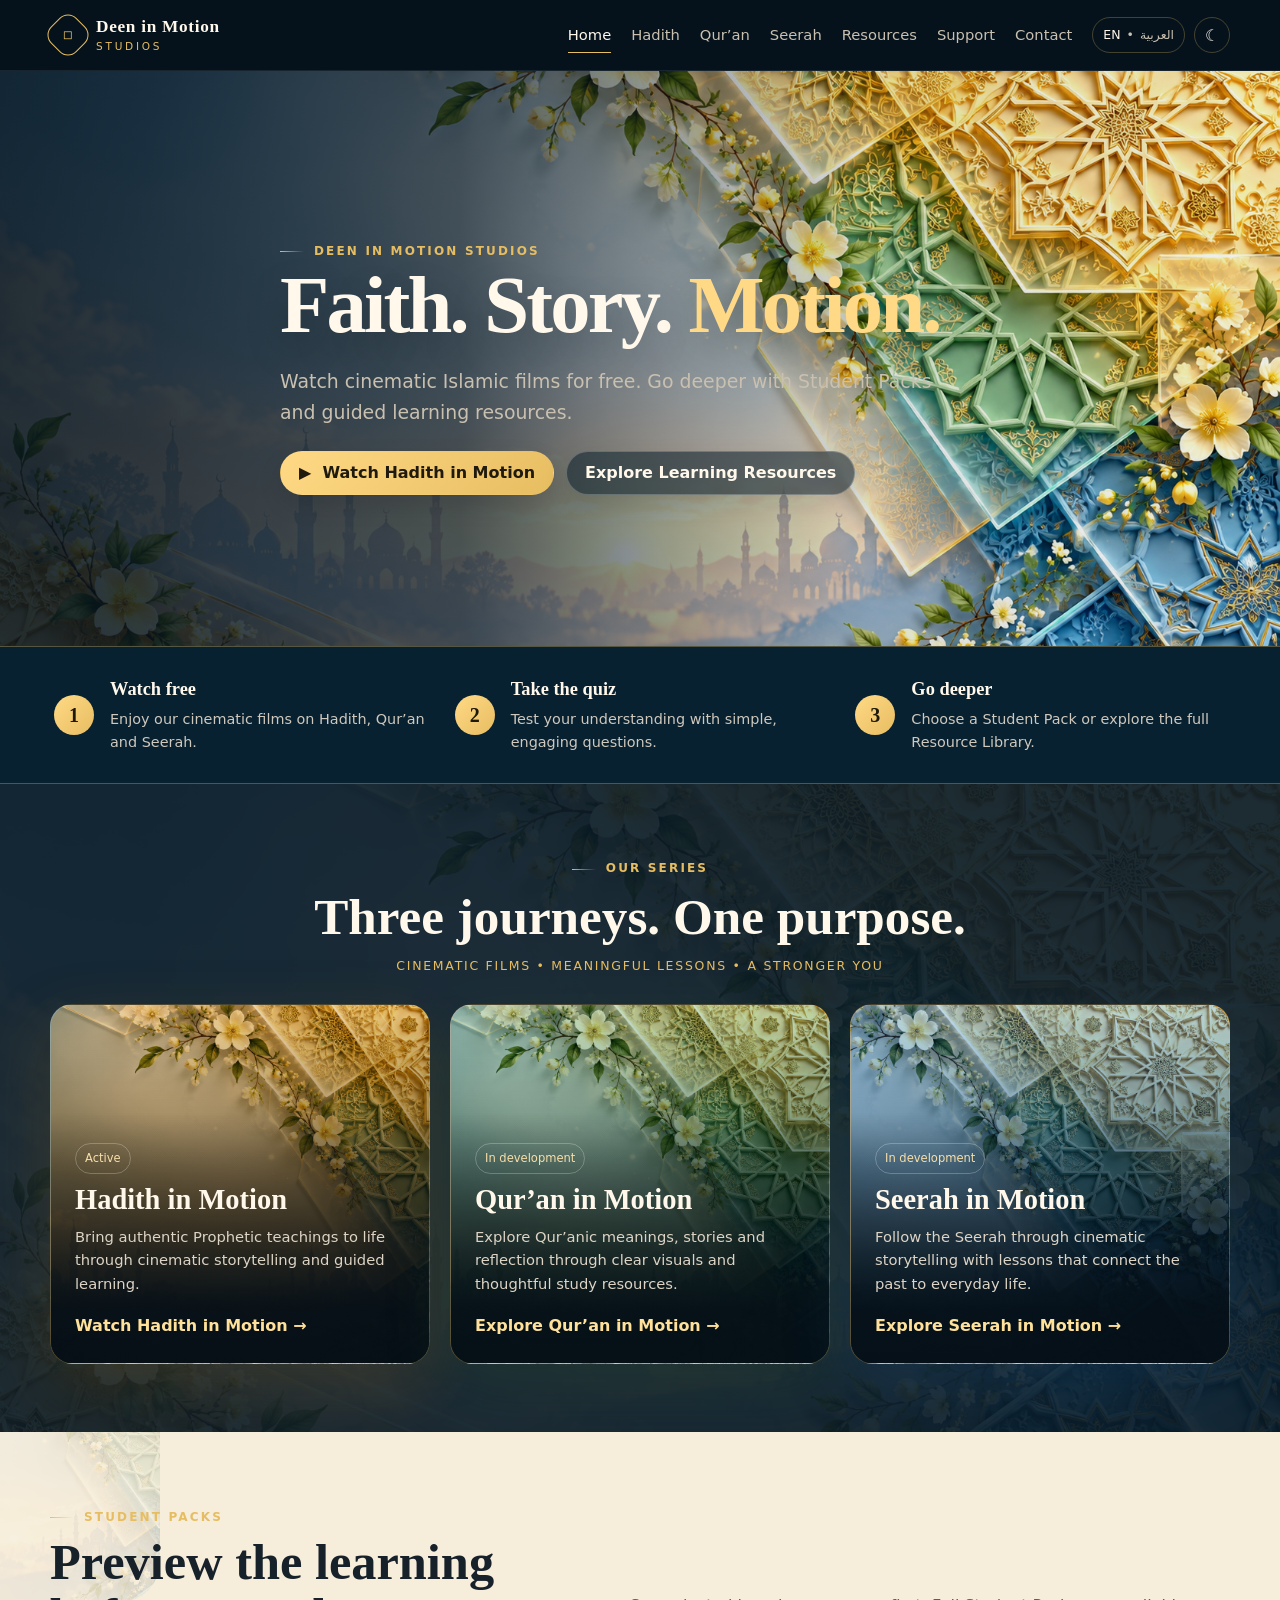
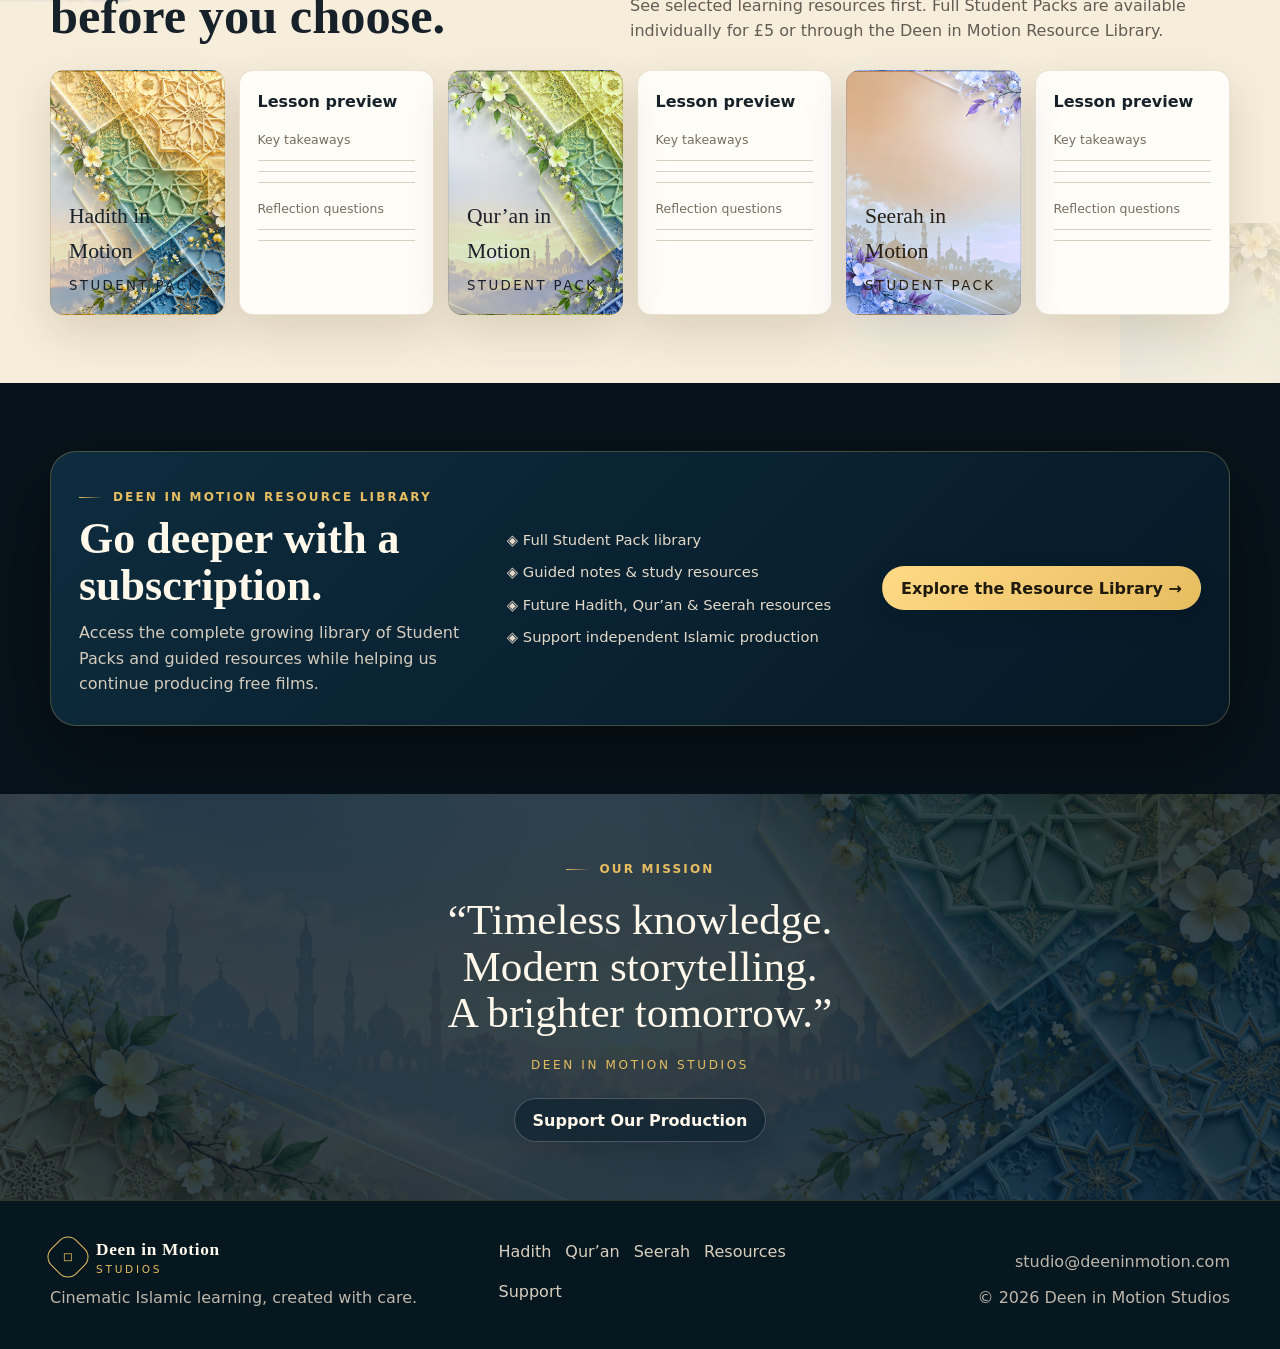
<file: index.html>
<!doctype html>
<html lang="en" data-theme="dark">
<head>
<meta charset="utf-8">
<meta name="viewport" content="width=device-width,initial-scale=1">
<title>Deen in Motion Studios</title>
<meta name="description" content="Cinematic Islamic films, quizzes, Student Packs and guided learning resources from Deen in Motion Studios.">
<link rel="stylesheet" href="assets/style.css">
</head>
<body class="site-shell">
<header class="site-header">
  <div class="container nav">
    <a class="brand brand-mark" href="index.html" aria-label="Deen in Motion Studios home">
      <span class="brand-emblem" aria-hidden="true">◇</span>
      <span class="brand-copy"><strong>Deen in Motion</strong><span>Studios</span></span>
    </a>
    <button class="menu-btn" aria-label="Open navigation">Menu</button>
    <nav><a href="index.html" class="active">Home</a>
<a href="hadith.html" class="">Hadith</a>
<a href="quran.html" class="">Qur’an</a>
<a href="seerah.html" class="">Seerah</a>
<a href="resources.html" class="">Resources</a>
<a href="support.html" class="">Support</a>
<a href="contact.html" class="">Contact</a></nav>
    <div class="nav-tools">
      <div class="lang-switch"><span class="current">EN</span><span>•</span><a href="ar/index.html">العربية</a></div>
      <button class="theme-toggle" type="button" data-theme-toggle aria-label="Switch light and dark mode"><span data-theme-icon>☾</span></button>
    </div>
  </div>
</header>
<main>
  <section class="hero hero-home">
    <div class="hero-shade"></div>
    <div class="container hero-inner">
      <div class="kicker">Deen in Motion Studios</div>
      <h1>Faith. Story. <span class="gold-word">Motion.</span></h1>
      <p class="lead">Watch cinematic Islamic films for free. Go deeper with Student Packs and guided learning resources.</p>
      <div class="actions">
        <a class="btn primary" href="hadith.html">▶&nbsp; Watch Hadith in Motion</a>
        <a class="btn glass" href="resources.html">Explore Learning Resources</a>
      </div>
    </div>
  </section>

  <section class="steps-strip">
    <div class="container steps-grid">
      <div class="step-card"><span class="step-num">1</span><div><strong>Watch free</strong><span>Enjoy our cinematic films on Hadith, Qur’an and Seerah.</span></div></div>
      <div class="step-card"><span class="step-num">2</span><div><strong>Take the quiz</strong><span>Test your understanding with simple, engaging questions.</span></div></div>
      <div class="step-card">
  <span class="step-num">3</span>
  <div>
    <strong>Go deeper</strong>
    <span>Choose a Student Pack or explore the full Resource Library.</span>
  </div>
</div>
    </div>
  </section>

  <section class="series-section art-fade">
    <div class="container">
      <div class="section-title-center">
        <div class="kicker">Our series</div>
        <h2>Three journeys. One purpose.</h2>
        <p>Cinematic films • meaningful lessons • a stronger you</p>
      </div>
      <div class="series-grid">
        <a class="series-card series-hadith" href="hadith.html">
          <div class="series-glow"></div><div class="series-card-content"><span class="series-label">Active</span><h3>Hadith in Motion</h3><p>Bring authentic Prophetic teachings to life through cinematic storytelling and guided learning.</p><span class="series-link">Watch Hadith in Motion →</span></div>
        </a>
        <a class="series-card series-quran" href="quran.html">
          <div class="series-glow"></div><div class="series-card-content"><span class="series-label">In development</span><h3>Qur’an in Motion</h3><p>Explore Qur’anic meanings, stories and reflection through clear visuals and thoughtful study resources.</p><span class="series-link">Explore Qur’an in Motion →</span></div>
        </a>
        <a class="series-card series-seerah" href="seerah.html">
          <div class="series-glow"></div><div class="series-card-content"><span class="series-label">In development</span><h3>Seerah in Motion</h3><p>Follow the Seerah through cinematic storytelling with lessons that connect the past to everyday life.</p><span class="series-link">Explore Seerah in Motion →</span></div>
        </a>
      </div>
    </div>
  </section>

  <section class="workbook-showcase">
    <div class="container">
      <div class="section-head">
        <div><div class="kicker">Student Packs</div><h2>Preview the learning before you choose.</h2></div>
        <p>See selected learning resources first. Full Student Packs are available individually for £5 or through the Deen in Motion Resource Library.</p>
      </div>
      <div class="preview-row">
        <div class="mini-book book-gold"><span>Hadith in Motion</span><small>Student Pack</small></div>
        <div class="mini-page"><strong>Lesson preview</strong><span>Key takeaways</span><i></i><i></i><i></i><span>Reflection questions</span><i></i><i></i></div>
        <div class="mini-book book-green"><span>Qur’an in Motion</span><small>Student Pack</small></div>
        <div class="mini-page"><strong>Lesson preview</strong><span>Key takeaways</span><i></i><i></i><i></i><span>Reflection questions</span><i></i><i></i></div>
        <div class="mini-book book-blue"><span>Seerah in Motion</span><small>Student Pack</small></div><div class="mini-page">
  <strong>Lesson preview</strong>
  <span>Key takeaways</span>
  <i></i><i></i><i></i>
  <span>Reflection questions</span>
  <i></i><i></i>
</div>
      </div>
    </div>
  </section>

  <section class="membership-section">
    <div class="container">
      <div class="membership-panel">

  <div>
    <div class="kicker">Deen in Motion Resource Library</div>
    <h2>Go deeper with a subscription.</h2>
    <p>Access the complete growing library of Student Packs and guided resources while helping us continue producing free films.</p>
  </div>

  <div class="membership-benefits">
    <span>◈ Full Student Pack library</span>
    <span>◈ Guided notes &amp; study resources</span>
    <span>◈ Future Hadith, Qur’an &amp; Seerah resources</span>
    <span>◈ Support independent Islamic production</span>
  </div>

  <a class="btn primary" href="https://payhip.com/b/NM17U">Explore the Resource Library →</a>

</div>
    </div>
  </section>

  <section class="mission-band">
    <div class="container mission-inner">
      <div class="kicker">Our mission</div>
      <blockquote>“Timeless knowledge.<br>Modern storytelling.<br>A brighter tomorrow.”</blockquote>
      <span>Deen in Motion Studios</span>
		<div class="actions" style="justify-content:center; margin-top:22px;">
  <a class="btn glass" href="support.html">Support Our Production</a>
</div>
    </div>
  </section>
</main>
<footer class="site-footer">
  <div class="container footer-grid">
    <div>
      <a class="brand brand-mark" href="index.html">
        <span class="brand-emblem" aria-hidden="true">◇</span>
        <span class="brand-copy"><strong>Deen in Motion</strong><span>Studios</span></span>
      </a>
      <p>Cinematic Islamic learning, created with care.</p>
    </div>
    <div class="footer-links">
      <a href="hadith.html">Hadith</a><a href="quran.html">Qur’an</a><a href="seerah.html">Seerah</a><a href="resources.html">Resources</a><a href="support.html">Support</a>
    </div>
    <div class="footer-meta"><p>studio@deeninmotion.com</p><p>© 2026 Deen in Motion Studios</p></div>
  </div>
</footer>
<script src="assets/site.js"></script>
</body>
</html>
</file>
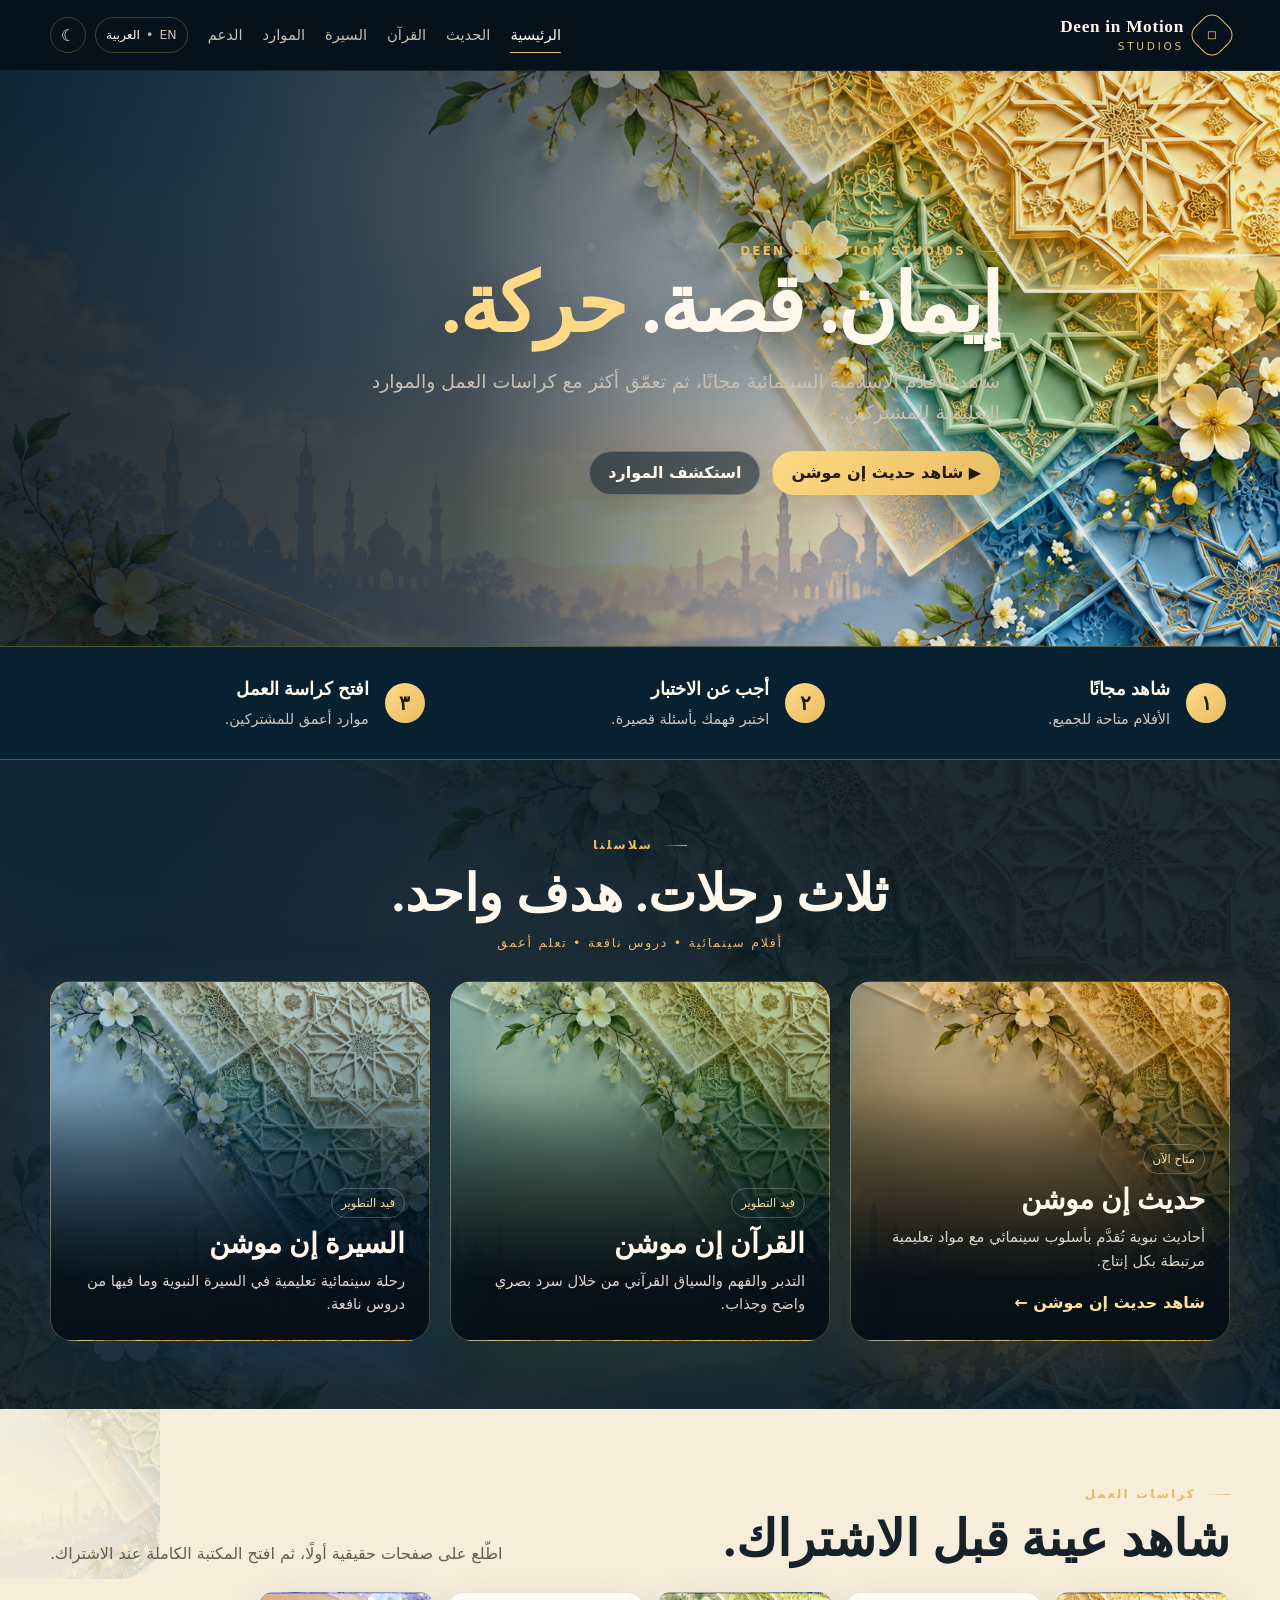
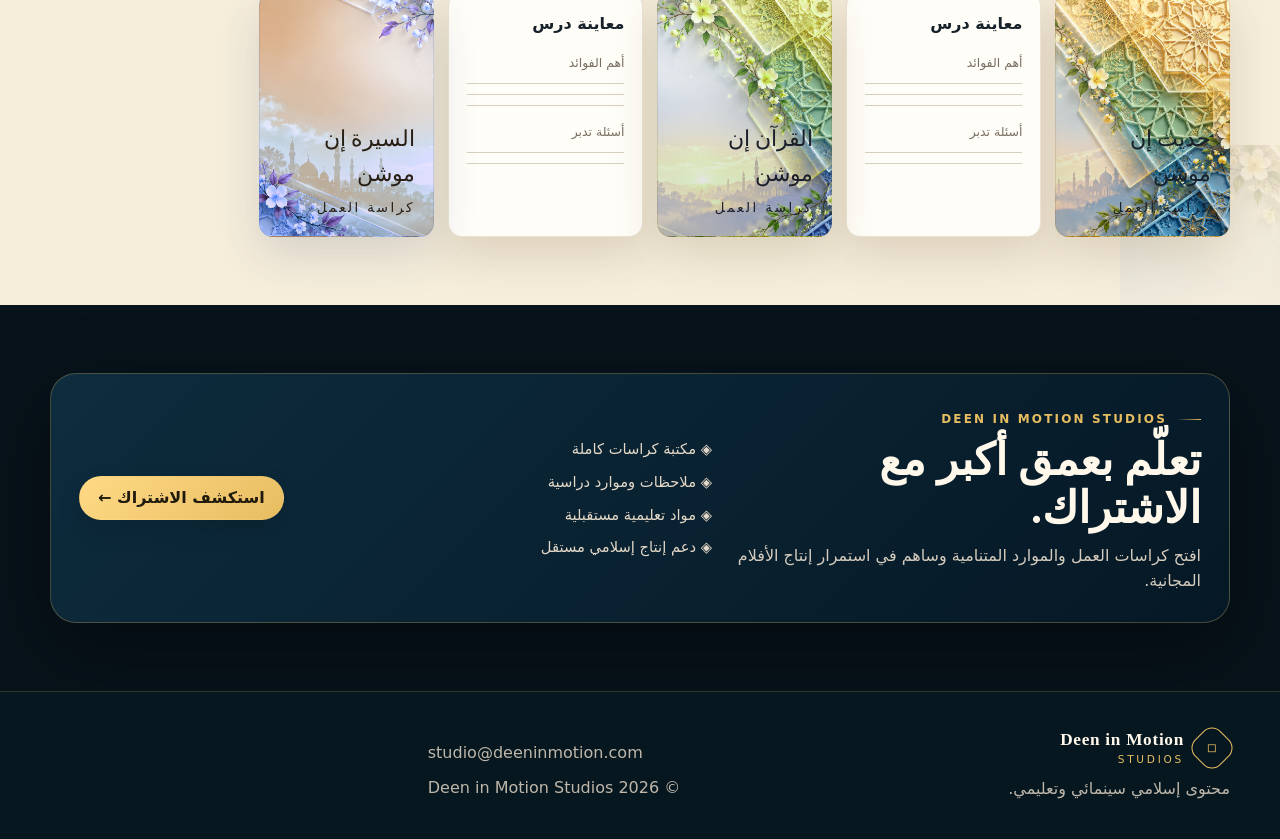
<file: ar/index.html>
<!doctype html><html lang="ar" dir="rtl" data-theme="dark"><head><meta charset="utf-8"><meta name="viewport" content="width=device-width,initial-scale=1"><title>الرئيسية | Deen in Motion Studios</title><meta name="description" content="أفلام إسلامية سينمائية وكراسات عمل وموارد تعليمية."><link rel="stylesheet" href="../assets/style.css"></head><body class="rtl site-shell"><header class="site-header">
  <div class="container nav">
    <a class="brand brand-mark" href="index.html"><span class="brand-emblem" aria-hidden="true">◇</span><span class="brand-copy"><strong>Deen in Motion</strong><span>Studios</span></span></a>
    <button class="menu-btn" aria-label="فتح القائمة">القائمة</button>
    <nav>
      <a class="active" href="index.html">الرئيسية</a><a href="hadith.html">الحديث</a><a href="#">القرآن</a><a href="#">السيرة</a><a href="#">الموارد</a><a href="#">الدعم</a>
    </nav>
    <div class="nav-tools"><div class="lang-switch"><a href="../index.html">EN</a><span>•</span><span class="current">العربية</span></div><button class="theme-toggle" type="button" data-theme-toggle aria-label="تبديل الوضع الفاتح والداكن"><span data-theme-icon>☾</span></button></div>
  </div>
</header><main>
<section class="hero hero-home">
<div class="hero-shade"></div><div class="container hero-inner"><div class="kicker">Deen in Motion Studios</div><h1>إيمان. قصة. <span class="gold-word">حركة.</span></h1><p class="lead">شاهد الأفلام الإسلامية السينمائية مجانًا، ثم تعمّق أكثر مع كراسات العمل والموارد التعليمية للمشتركين.</p><div class="actions"><a class="btn primary" href="hadith.html">▶ شاهد حديث إن موشن</a><a class="btn glass" href="#">استكشف الموارد</a></div></div></section>
<section class="steps-strip"><div class="container steps-grid"><div class="step-card"><span class="step-num">١</span><div><strong>شاهد مجانًا</strong><span>الأفلام متاحة للجميع.</span></div></div><div class="step-card"><span class="step-num">٢</span><div><strong>أجب عن الاختبار</strong><span>اختبر فهمك بأسئلة قصيرة.</span></div></div><div class="step-card"><span class="step-num">٣</span><div><strong>افتح كراسة العمل</strong><span>موارد أعمق للمشتركين.</span></div></div></div></section>
<section class="series-section art-fade"><div class="container"><div class="section-title-center"><div class="kicker">سلاسلنا</div><h2>ثلاث رحلات. هدف واحد.</h2><p>أفلام سينمائية • دروس نافعة • تعلم أعمق</p></div><div class="series-grid"><a class="series-card series-hadith" href="hadith.html"><div class="series-glow"></div><div class="series-card-content"><span class="series-label">متاح الآن</span><h3>حديث إن موشن</h3><p>أحاديث نبوية تُقدَّم بأسلوب سينمائي مع مواد تعليمية مرتبطة بكل إنتاج.</p><span class="series-link">شاهد حديث إن موشن ←</span></div></a><div class="series-card series-quran"><div class="series-glow"></div><div class="series-card-content"><span class="series-label">قيد التطوير</span><h3>القرآن إن موشن</h3><p>التدبر والفهم والسياق القرآني من خلال سرد بصري واضح وجذاب.</p></div></div><div class="series-card series-seerah"><div class="series-glow"></div><div class="series-card-content"><span class="series-label">قيد التطوير</span><h3>السيرة إن موشن</h3><p>رحلة سينمائية تعليمية في السيرة النبوية وما فيها من دروس نافعة.</p></div></div></div></div></section>
<section class="workbook-showcase"><div class="container"><div class="section-head"><div><div class="kicker">كراسات العمل</div><h2>شاهد عينة قبل الاشتراك.</h2></div><p>اطّلع على صفحات حقيقية أولًا، ثم افتح المكتبة الكاملة عند الاشتراك.</p></div><div class="preview-row"><div class="mini-book book-gold"><span>حديث إن موشن</span><small>كراسة العمل</small></div><div class="mini-page"><strong>معاينة درس</strong><span>أهم الفوائد</span><i></i><i></i><i></i><span>أسئلة تدبر</span><i></i><i></i></div><div class="mini-book book-green"><span>القرآن إن موشن</span><small>كراسة العمل</small></div><div class="mini-page"><strong>معاينة درس</strong><span>أهم الفوائد</span><i></i><i></i><i></i><span>أسئلة تدبر</span><i></i><i></i></div><div class="mini-book book-blue"><span>السيرة إن موشن</span><small>كراسة العمل</small></div></div></div></section>
<section class="membership-section"><div class="container"><div class="membership-panel"><div><div class="kicker">Deen in Motion Studios</div><h2>تعلّم بعمق أكبر مع الاشتراك.</h2><p>افتح كراسات العمل والموارد المتنامية وساهم في استمرار إنتاج الأفلام المجانية.</p></div><div class="membership-benefits"><span>◈ مكتبة كراسات كاملة</span><span>◈ ملاحظات وموارد دراسية</span><span>◈ مواد تعليمية مستقبلية</span><span>◈ دعم إنتاج إسلامي مستقل</span></div><a class="btn primary" href="#">استكشف الاشتراك ←</a></div></div></section>
</main><footer class="site-footer"><div class="container footer-grid"><div><a class="brand brand-mark" href="index.html"><span class="brand-emblem" aria-hidden="true">◇</span><span class="brand-copy"><strong>Deen in Motion</strong><span>Studios</span></span></a><p>محتوى إسلامي سينمائي وتعليمي.</p></div><div class="footer-meta"><p>studio@deeninmotion.com</p><p>© 2026 Deen in Motion Studios</p></div></div></footer><script src="../assets/site.js"></script></body></html>
</file>
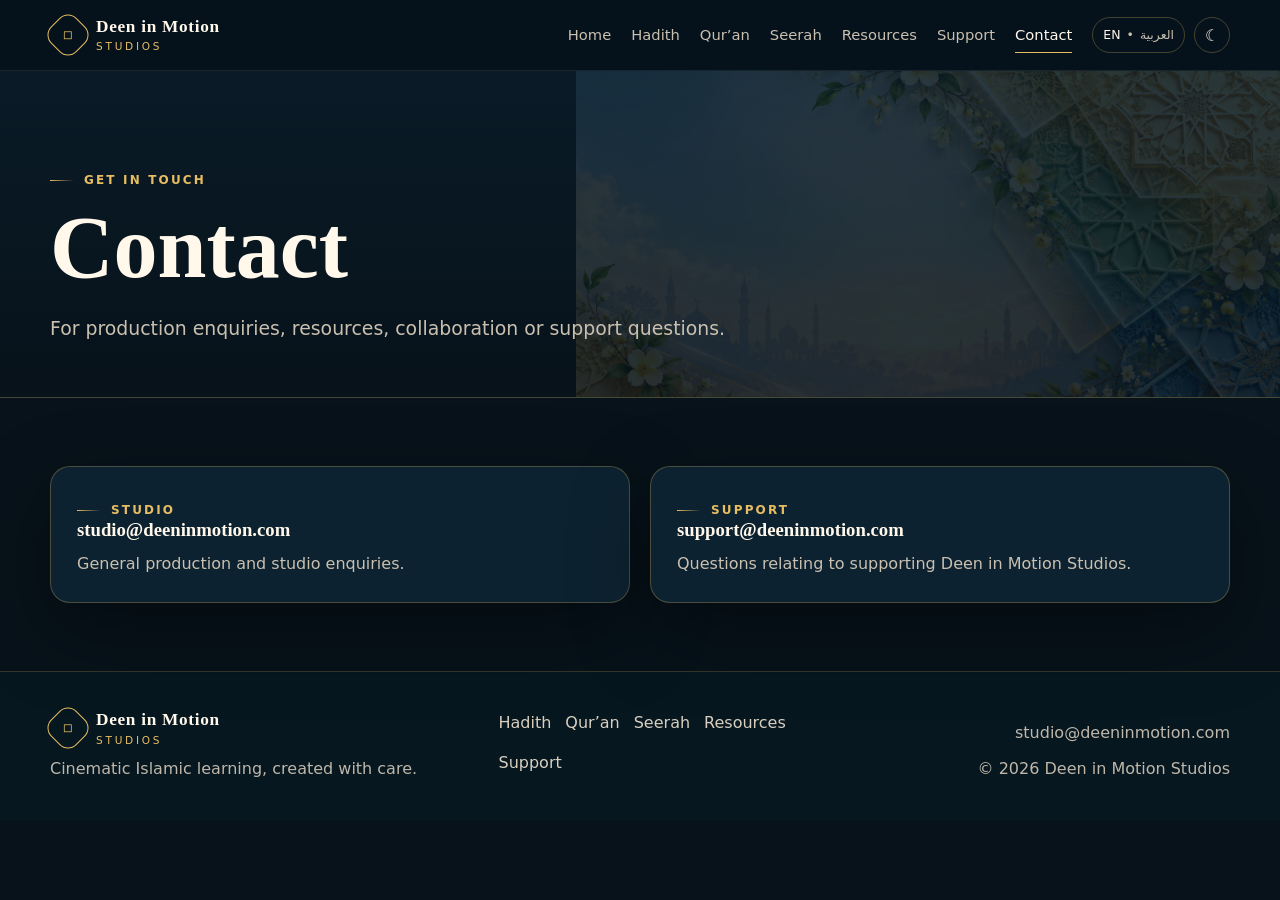
<file: contact.html>
<!doctype html>
<html lang="en" data-theme="dark">
<head>
  <meta charset="utf-8">
  <meta name="viewport" content="width=device-width,initial-scale=1">
  <title>Contact | Deen in Motion Studios</title>
  <meta name="description" content="Contact Deen in Motion Studios.">
  <link rel="stylesheet" href="assets/style.css">
</head>
<body class="site-shell">


<header class="site-header">
  <div class="container nav">
    <a class="brand brand-mark" href="index.html" aria-label="Deen in Motion Studios home">
      <span class="brand-emblem" aria-hidden="true">◇</span>
      <span class="brand-copy"><strong>Deen in Motion</strong><span>Studios</span></span>
    </a>
    <button class="menu-btn" aria-label="Open navigation">Menu</button>
    <nav><a href="index.html" class="">Home</a>
<a href="hadith.html" class="">Hadith</a>
<a href="quran.html" class="">Qur’an</a>
<a href="seerah.html" class="">Seerah</a>
<a href="resources.html" class="">Resources</a>
<a href="support.html" class="">Support</a>
<a href="contact.html" class="active">Contact</a></nav>
    <div class="nav-tools">
      <div class="lang-switch"><span class="current">EN</span><span>•</span><a href="ar/index.html">العربية</a></div>
      <button class="theme-toggle" type="button" data-theme-toggle aria-label="Switch light and dark mode"><span data-theme-icon>☾</span></button>
    </div>
  </div>
</header>



<main>
  <section class="page-hero">
    <div class="container">
      <div class="kicker">Get in touch</div>
      <h1>Contact</h1>
      <p class="lead">For production enquiries, resources, collaboration or support questions.</p>
    </div>
  </section>

  <section>
    <div class="container grid-2">
      <div class="panel">
        <div class="kicker">Studio</div>
        <h3>studio@deeninmotion.com</h3>
        <p class="muted" style="margin-top:10px">General production and studio enquiries.</p>
      </div>
      <div class="panel">
        <div class="kicker">Support</div>
        <h3>support@deeninmotion.com</h3>
        <p class="muted" style="margin-top:10px">Questions relating to supporting Deen in Motion Studios.</p>
      </div>
    </div>
  </section>
</main>



<footer class="site-footer">
  <div class="container footer-grid">
    <div>
      <a class="brand brand-mark" href="index.html">
        <span class="brand-emblem" aria-hidden="true">◇</span>
        <span class="brand-copy"><strong>Deen in Motion</strong><span>Studios</span></span>
      </a>
      <p>Cinematic Islamic learning, created with care.</p>
    </div>
    <div class="footer-links">
      <a href="hadith.html">Hadith</a><a href="quran.html">Qur’an</a><a href="seerah.html">Seerah</a><a href="resources.html">Resources</a><a href="support.html">Support</a>
    </div>
    <div class="footer-meta"><p>studio@deeninmotion.com</p><p>© 2026 Deen in Motion Studios</p></div>
  </div>
</footer>


<script src="assets/site.js"></script>
</body>
</html>
</file>
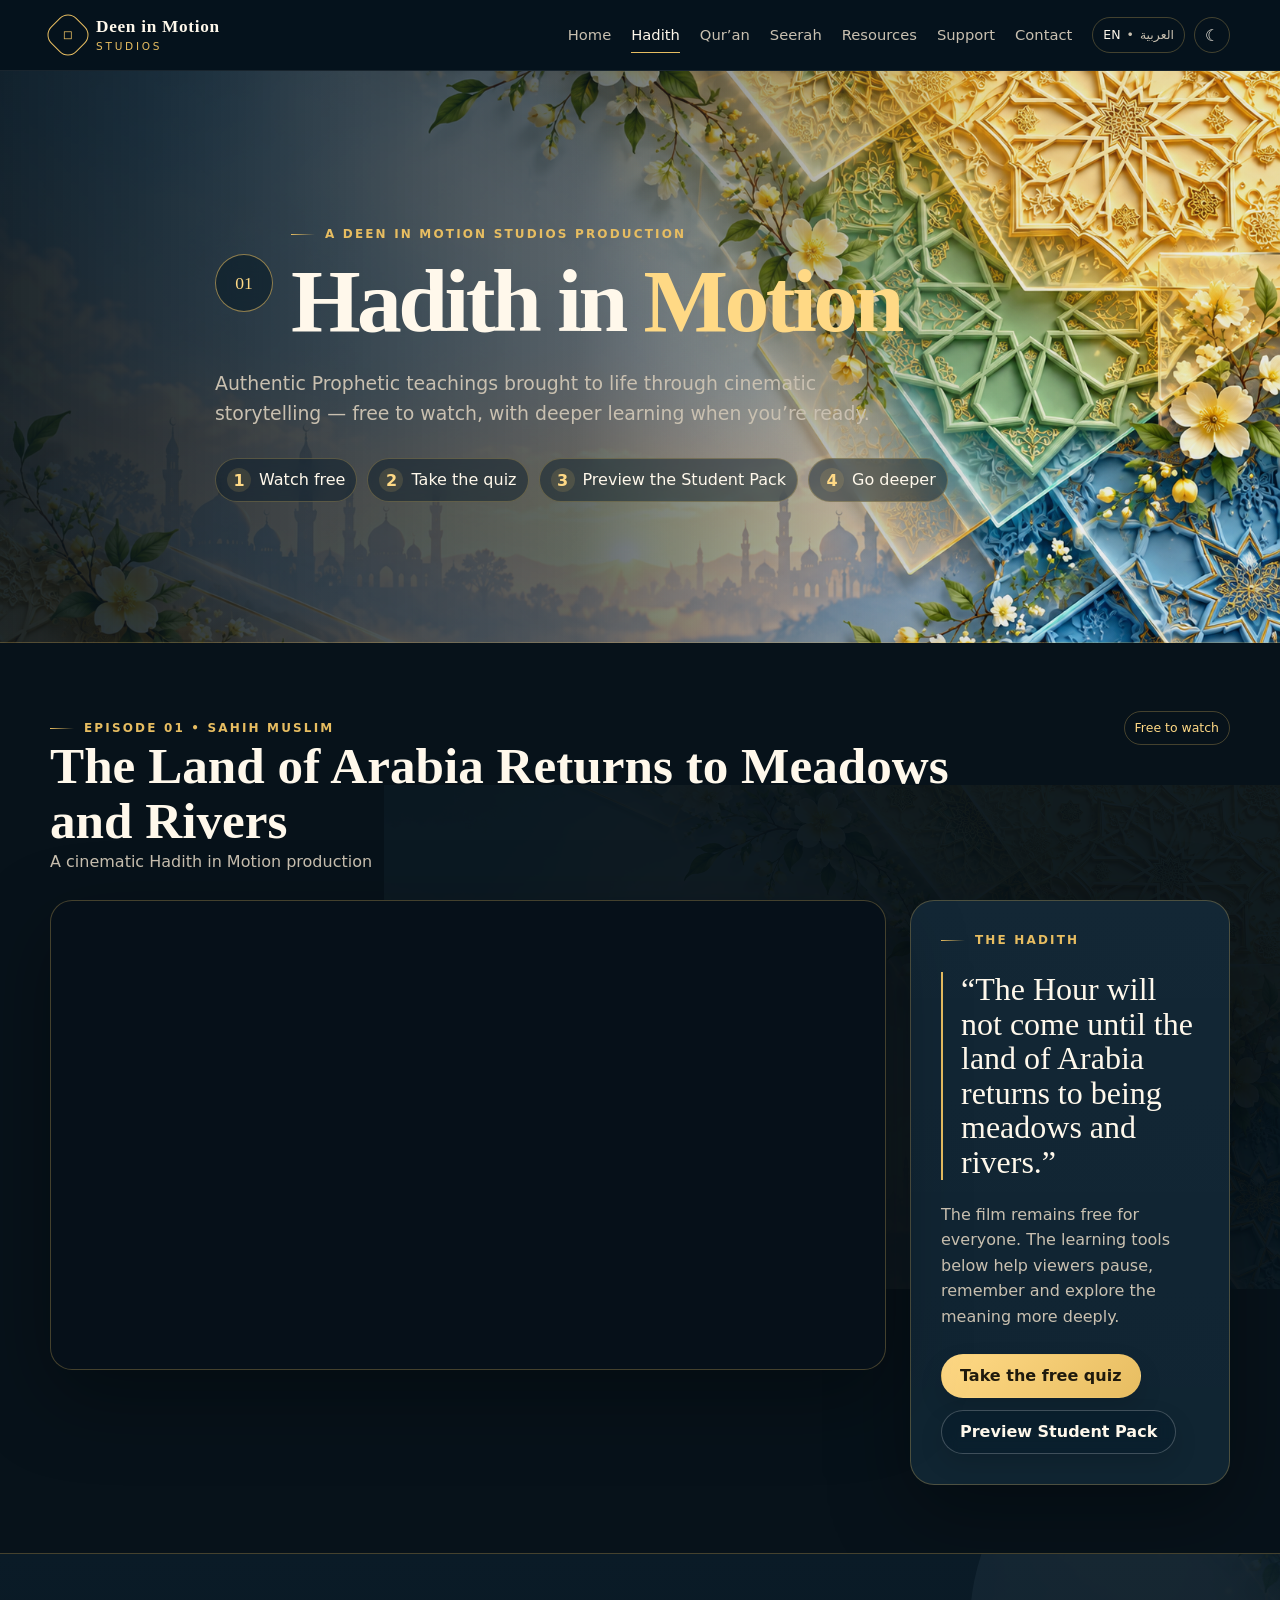
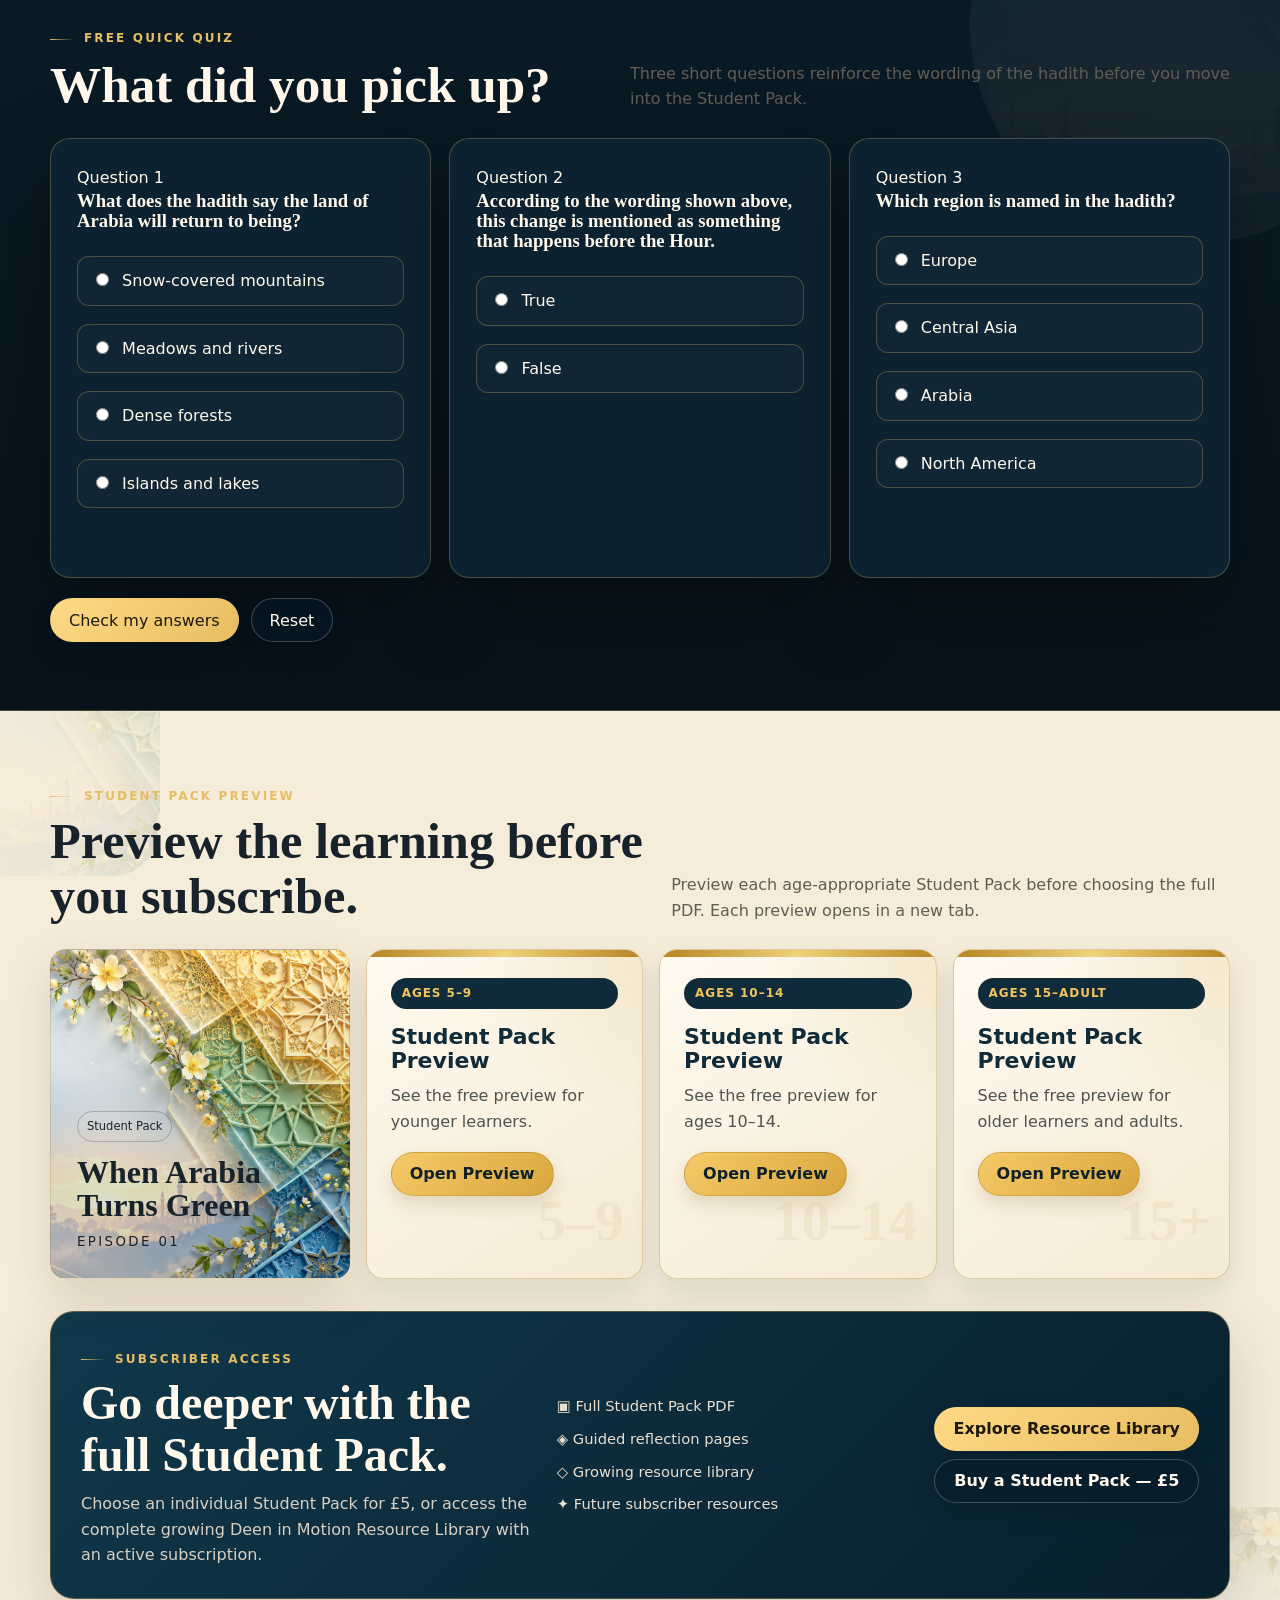
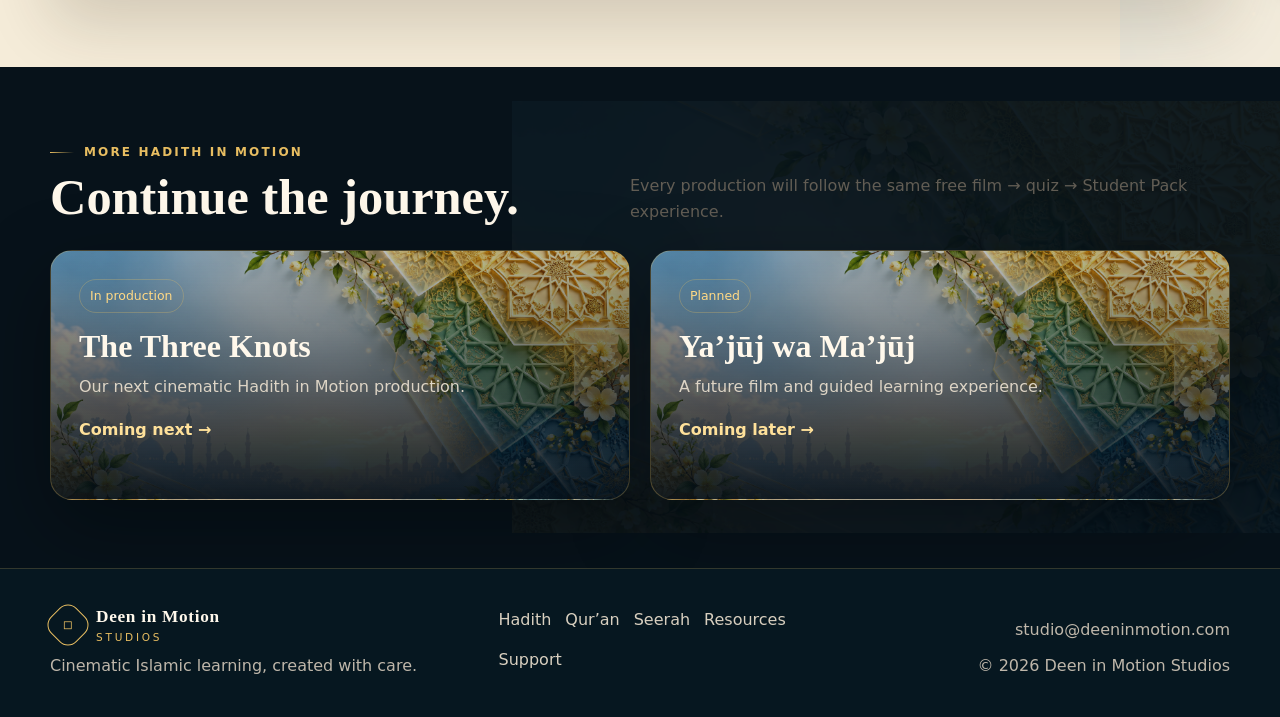
<file: hadith.html>
<!doctype html>
<html lang="en" data-theme="dark">
<head>
  <meta charset="utf-8">
  <meta name="viewport" content="width=device-width,initial-scale=1">
  <title>Hadith in Motion | Deen in Motion Studios</title>
  <meta name="description" content="Watch Hadith in Motion films for free, take the quiz, preview the workbook and go deeper with subscriber learning resources.">
<link rel="stylesheet" href="assets/style.css?v=4">
</head>
<body class="site-shell">

<header class="site-header">
  <div class="container nav">
    <a class="brand brand-mark" href="index.html" aria-label="Deen in Motion Studios home">
      <span class="brand-emblem" aria-hidden="true">◇</span>
      <span class="brand-copy"><strong>Deen in Motion</strong><span>Studios</span></span>
    </a>
    <button class="menu-btn" aria-label="Open navigation">Menu</button>
    <nav>
      <a href="index.html">Home</a>
      <a href="hadith.html" class="active">Hadith</a>
      <a href="quran.html">Qur’an</a>
      <a href="seerah.html">Seerah</a>
      <a href="resources.html">Resources</a>
      <a href="support.html">Support</a>
      <a href="contact.html">Contact</a>
    </nav>
    <div class="nav-tools">
      <div class="lang-switch"><span class="current">EN</span><span>•</span><a href="ar/hadith.html">العربية</a></div>
      <button class="theme-toggle" type="button" data-theme-toggle aria-label="Switch light and dark mode"><span data-theme-icon>☾</span></button>
    </div>
  </div>
</header>


<main class="hadith-premium">
  <section class="hadith-series-hero">
    <div class="hadith-hero-shade"></div>
    <div class="container hadith-hero-inner">
      <div class="hadith-series-mark">
        <span class="series-orb">01</span>
        <div>
          <div class="kicker">A Deen in Motion Studios production</div>
          <h1>Hadith in <span class="gold-word">Motion</span></h1>
        </div>
      </div>
      <p class="lead">Authentic Prophetic teachings brought to life through cinematic storytelling — free to watch, with deeper learning when you’re ready.</p>
      <div class="learning-steps premium-steps">
        <span><b>1</b> Watch free</span>
        <span><b>2</b> Take the quiz</span>
        <span><b>3</b> Preview the Student Pack</span>
<span><b>4</b> Go deeper</span>
      </div>
    </div>
  </section>

  <section class="hadith-film-section">
    <div class="container">
      <div class="episode-header premium-episode-head">
        <div>
          <div class="kicker">Episode 01 • Sahih Muslim</div>
          <h2>The Land of Arabia Returns to Meadows and Rivers</h2>
          <p class="muted episode-ref">A cinematic Hadith in Motion production</p>
        </div>
        <span class="free-pill">Free to watch</span>
      </div>

      <div class="hadith-watch-grid">
       <div class="video-shell premium-video"
     style="padding:0; overflow:hidden; align-self:start; min-height:0; height:auto; aspect-ratio:16/9;">
  <iframe
    src="https://www.youtube.com/embed/nIduXOsCzhI?rel=0"
    title="Hadith in Motion – When Arabia Turns Green"
    style="width:100%; aspect-ratio:16/9; border:0; display:block;"
    allow="accelerometer; autoplay; clipboard-write; encrypted-media; gyroscope; picture-in-picture; web-share"
    referrerpolicy="strict-origin-when-cross-origin"
    allowfullscreen>
  </iframe>
</div>

        <aside class="hadith-quote-card">
          <div class="kicker">The hadith</div>
          <blockquote>“The Hour will not come until the land of Arabia returns to being meadows and rivers.”</blockquote>
          <p>The film remains free for everyone. The learning tools below help viewers pause, remember and explore the meaning more deeply.</p>
          <div class="actions">
            <a class="btn primary" href="#quiz">Take the free quiz</a>
            <a class="btn glass" href="#workbook">Preview Student Pack</a>
          </div>
        </aside>
      </div>
    </div>
  </section>

  <section id="quiz" class="hadith-quiz-band">
    <div class="container narrow">
      <div class="section-head compact hadith-section-head">
        <div>
          <div class="kicker">Free quick quiz</div>
          <h2>What did you pick up?</h2>
        </div>
        <p>Three short questions reinforce the wording of the hadith before you move into the Student Pack.</p>
      </div>

      <form class="quiz-card premium-quiz" data-quiz>
        <div class="quiz-question" data-answer="B">
          <div class="question-number">Question 1</div>
          <h3>What does the hadith say the land of Arabia will return to being?</h3>
          <label><input type="radio" name="q1" value="A"> Snow-covered mountains</label>
          <label><input type="radio" name="q1" value="B"> Meadows and rivers</label>
          <label><input type="radio" name="q1" value="C"> Dense forests</label>
          <label><input type="radio" name="q1" value="D"> Islands and lakes</label>
          <div class="quiz-feedback" aria-live="polite"></div>
        </div>

        <div class="quiz-question" data-answer="A">
          <div class="question-number">Question 2</div>
          <h3>According to the wording shown above, this change is mentioned as something that happens before the Hour.</h3>
          <label><input type="radio" name="q2" value="A"> True</label>
          <label><input type="radio" name="q2" value="B"> False</label>
          <div class="quiz-feedback" aria-live="polite"></div>
        </div>

        <div class="quiz-question" data-answer="C">
          <div class="question-number">Question 3</div>
          <h3>Which region is named in the hadith?</h3>
          <label><input type="radio" name="q3" value="A"> Europe</label>
          <label><input type="radio" name="q3" value="B"> Central Asia</label>
          <label><input type="radio" name="q3" value="C"> Arabia</label>
          <label><input type="radio" name="q3" value="D"> North America</label>
          <div class="quiz-feedback" aria-live="polite"></div>
        </div>

        <div class="quiz-actions">
          <button class="btn primary" type="submit">Check my answers</button>
          <button class="btn glass" type="button" data-quiz-reset>Reset</button>
          <div class="quiz-score" data-quiz-score aria-live="polite"></div>
        </div>
      </form>
    </div>
  </section>

  <section id="workbook" class="hadith-workbook-showcase">
    <div class="container">
      <div class="section-head">
        <div>
          <div class="kicker">Student Pack preview</div>
          <h2>Preview the learning before you subscribe.</h2>
        </div>
        <p>Preview each age-appropriate Student Pack before choosing the full PDF. Each preview opens in a new tab.</p>
      </div>

      <div class="hadith-preview-row">

  <div class="hadith-book-cover">
    <span class="preview-chip">Student Pack</span>
    <strong>When Arabia Turns Green</strong>
    <small>Episode 01</small>
  </div>

  <div class="hadith-paper-page">
    <div class="paper-kicker">Ages 5–9</div>
    <h3>Student Pack Preview</h3>
    <p>See the free preview for younger learners.</p>
    <a class="btn glass"
       href="assets/previews/when-arabia-turns-green-ages-5-9-preview.pdf"
       target="_blank"
       rel="noopener">
      Open Preview
    </a>
  </div>

  <div class="hadith-paper-page">
    <div class="paper-kicker">Ages 10–14</div>
    <h3>Student Pack Preview</h3>
    <p>See the free preview for ages 10–14.</p>
    <a class="btn glass"
       href="assets/previews/when-arabia-turns-green-ages-10-14-preview.pdf"
       target="_blank"
       rel="noopener">
      Open Preview
    </a>
  </div>

  <div class="hadith-paper-page">
    <div class="paper-kicker">Ages 15–Adult</div>
    <h3>Student Pack Preview</h3>
    <p>See the free preview for older learners and adults.</p>
    <a class="btn glass"
       href="assets/previews/when-arabia-turns-green-ages-15-adult-preview.pdf"
       target="_blank"
       rel="noopener">
      Open Preview
    </a>
  </div>

</div>

      <div class="hadith-member-panel">
        <div class="member-copy">
          <div class="kicker">Subscriber access</div>
          <h2>Go deeper with the full Student Pack.</h2>
          <p>Choose an individual Student Pack for £5, or access the complete growing Deen in Motion Resource Library with an active subscription.</p>
        </div>
        <div class="member-benefits">
         <span>▣ Full Student Pack PDF</span>
          <span>◈ Guided reflection pages</span>
          <span>◇ Growing resource library</span>
          <span>✦ Future subscriber resources</span>
        </div>
        <div class="subscriber-cta">
  <a class="btn primary" href="https://payhip.com/b/NM17U">Explore Resource Library</a>
  <a class="btn glass" href="https://payhip.com/DeeninMotionStudios">Buy a Student Pack — £5</a>
</div>
      </div>
    </div>
  </section>

  <section class="hadith-next-section">
    <div class="container">
      <div class="section-head compact">
        <div>
          <div class="kicker">More Hadith in Motion</div>
          <h2>Continue the journey.</h2>
        </div>
        <p>Every production will follow the same free film → quiz → Student Pack experience.</p>
		  
      </div>
      <div class="grid-2">
        <article class="hadith-next-card">
          <span class="badge">In production</span>
          <h3>The Three Knots</h3>
          <p>Our next cinematic Hadith in Motion production.</p>
          <span class="series-link">Coming next →</span>
        </article>
        <article class="hadith-next-card">
          <span class="badge">Planned</span>
          <h3>Ya’jūj wa Ma’jūj</h3>
          <p>A future film and guided learning experience.</p>
          <span class="series-link">Coming later →</span>
        </article>
      </div>
    </div>
  </section>
</main>


<footer class="site-footer">
  <div class="container footer-grid">
    <div>
      <a class="brand brand-mark" href="index.html">
        <span class="brand-emblem" aria-hidden="true">◇</span>
        <span class="brand-copy"><strong>Deen in Motion</strong><span>Studios</span></span>
      </a>
      <p>Cinematic Islamic learning, created with care.</p>
    </div>
    <div class="footer-links">
      <a href="hadith.html">Hadith</a><a href="quran.html">Qur’an</a><a href="seerah.html">Seerah</a><a href="resources.html">Resources</a><a href="support.html">Support</a>
    </div>
    <div class="footer-meta"><p>studio@deeninmotion.com</p><p>© 2026 Deen in Motion Studios</p></div>
  </div>
</footer>

<script src="assets/site.js"></script>
</body>
</html>
</file>
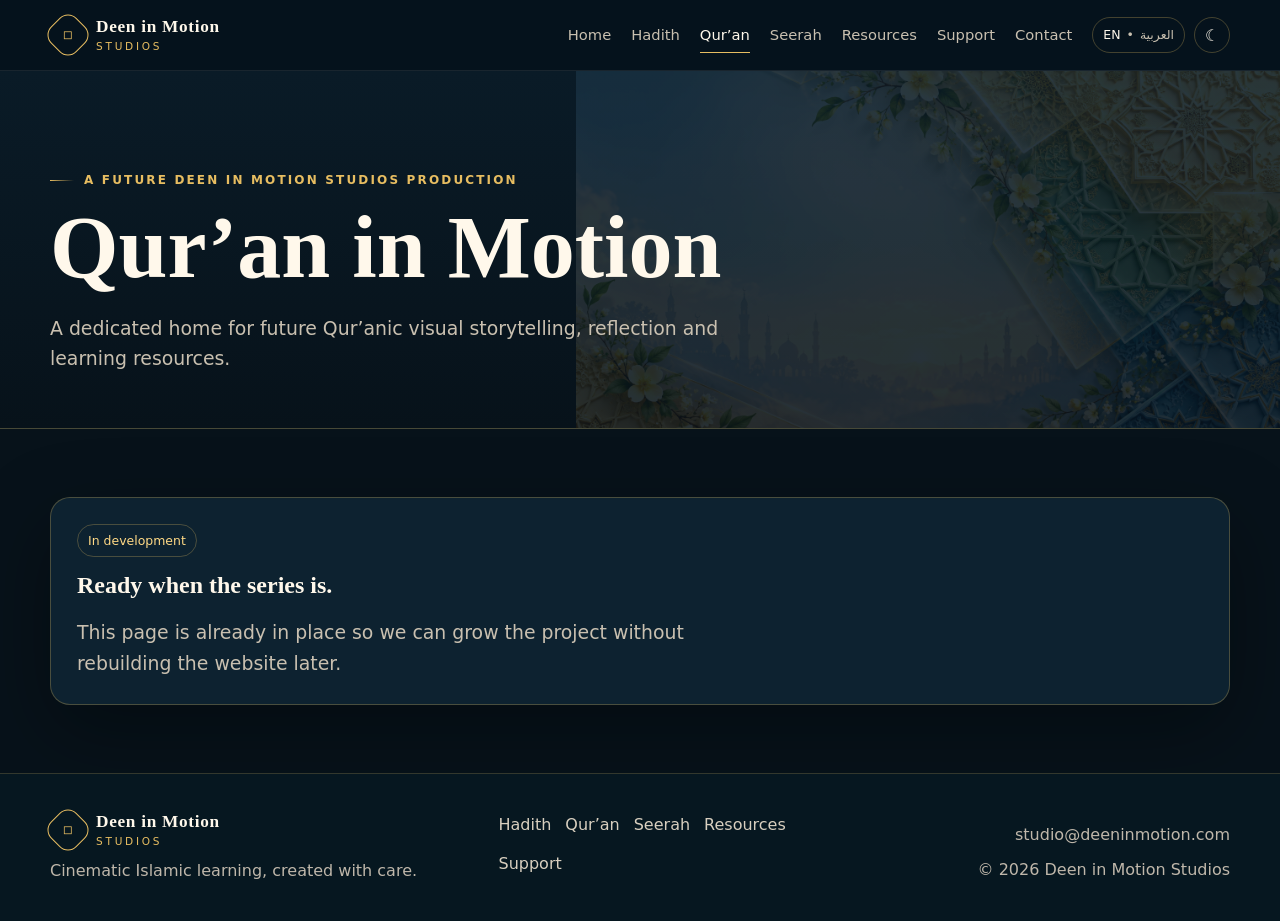
<file: quran.html>
<!doctype html>
<html lang="en" data-theme="dark">
<head>
  <meta charset="utf-8">
  <meta name="viewport" content="width=device-width,initial-scale=1">
  <title>Qur’an in Motion | Deen in Motion Studios</title>
  <meta name="description" content="Qur’an in Motion — a future Deen in Motion Studios production.">
  <link rel="stylesheet" href="assets/style.css">
</head>
<body class="site-shell">


<header class="site-header">
  <div class="container nav">
    <a class="brand brand-mark" href="index.html" aria-label="Deen in Motion Studios home">
      <span class="brand-emblem" aria-hidden="true">◇</span>
      <span class="brand-copy"><strong>Deen in Motion</strong><span>Studios</span></span>
    </a>
    <button class="menu-btn" aria-label="Open navigation">Menu</button>
    <nav><a href="index.html" class="">Home</a>
<a href="hadith.html" class="">Hadith</a>
<a href="quran.html" class="active">Qur’an</a>
<a href="seerah.html" class="">Seerah</a>
<a href="resources.html" class="">Resources</a>
<a href="support.html" class="">Support</a>
<a href="contact.html" class="">Contact</a></nav>
    <div class="nav-tools">
      <div class="lang-switch"><span class="current">EN</span><span>•</span><a href="ar/index.html">العربية</a></div>
      <button class="theme-toggle" type="button" data-theme-toggle aria-label="Switch light and dark mode"><span data-theme-icon>☾</span></button>
    </div>
  </div>
</header>



<main>
  <section class="page-hero">
    <div class="container">
      <div class="kicker">A future Deen in Motion Studios production</div>
      <h1>Qur’an in Motion</h1>
      <p class="lead">A dedicated home for future Qur’anic visual storytelling, reflection and learning resources.</p>
    </div>
  </section>
  <section>
    <div class="container">
      <div class="panel">
        <span class="badge">In development</span>
        <h2 style="margin-top:16px">Ready when the series is.</h2>
        <p class="lead">This page is already in place so we can grow the project without rebuilding the website later.</p>
      </div>
    </div>
  </section>
</main>



<footer class="site-footer">
  <div class="container footer-grid">
    <div>
      <a class="brand brand-mark" href="index.html">
        <span class="brand-emblem" aria-hidden="true">◇</span>
        <span class="brand-copy"><strong>Deen in Motion</strong><span>Studios</span></span>
      </a>
      <p>Cinematic Islamic learning, created with care.</p>
    </div>
    <div class="footer-links">
      <a href="hadith.html">Hadith</a><a href="quran.html">Qur’an</a><a href="seerah.html">Seerah</a><a href="resources.html">Resources</a><a href="support.html">Support</a>
    </div>
    <div class="footer-meta"><p>studio@deeninmotion.com</p><p>© 2026 Deen in Motion Studios</p></div>
  </div>
</footer>


<script src="assets/site.js"></script>
</body>
</html>
</file>
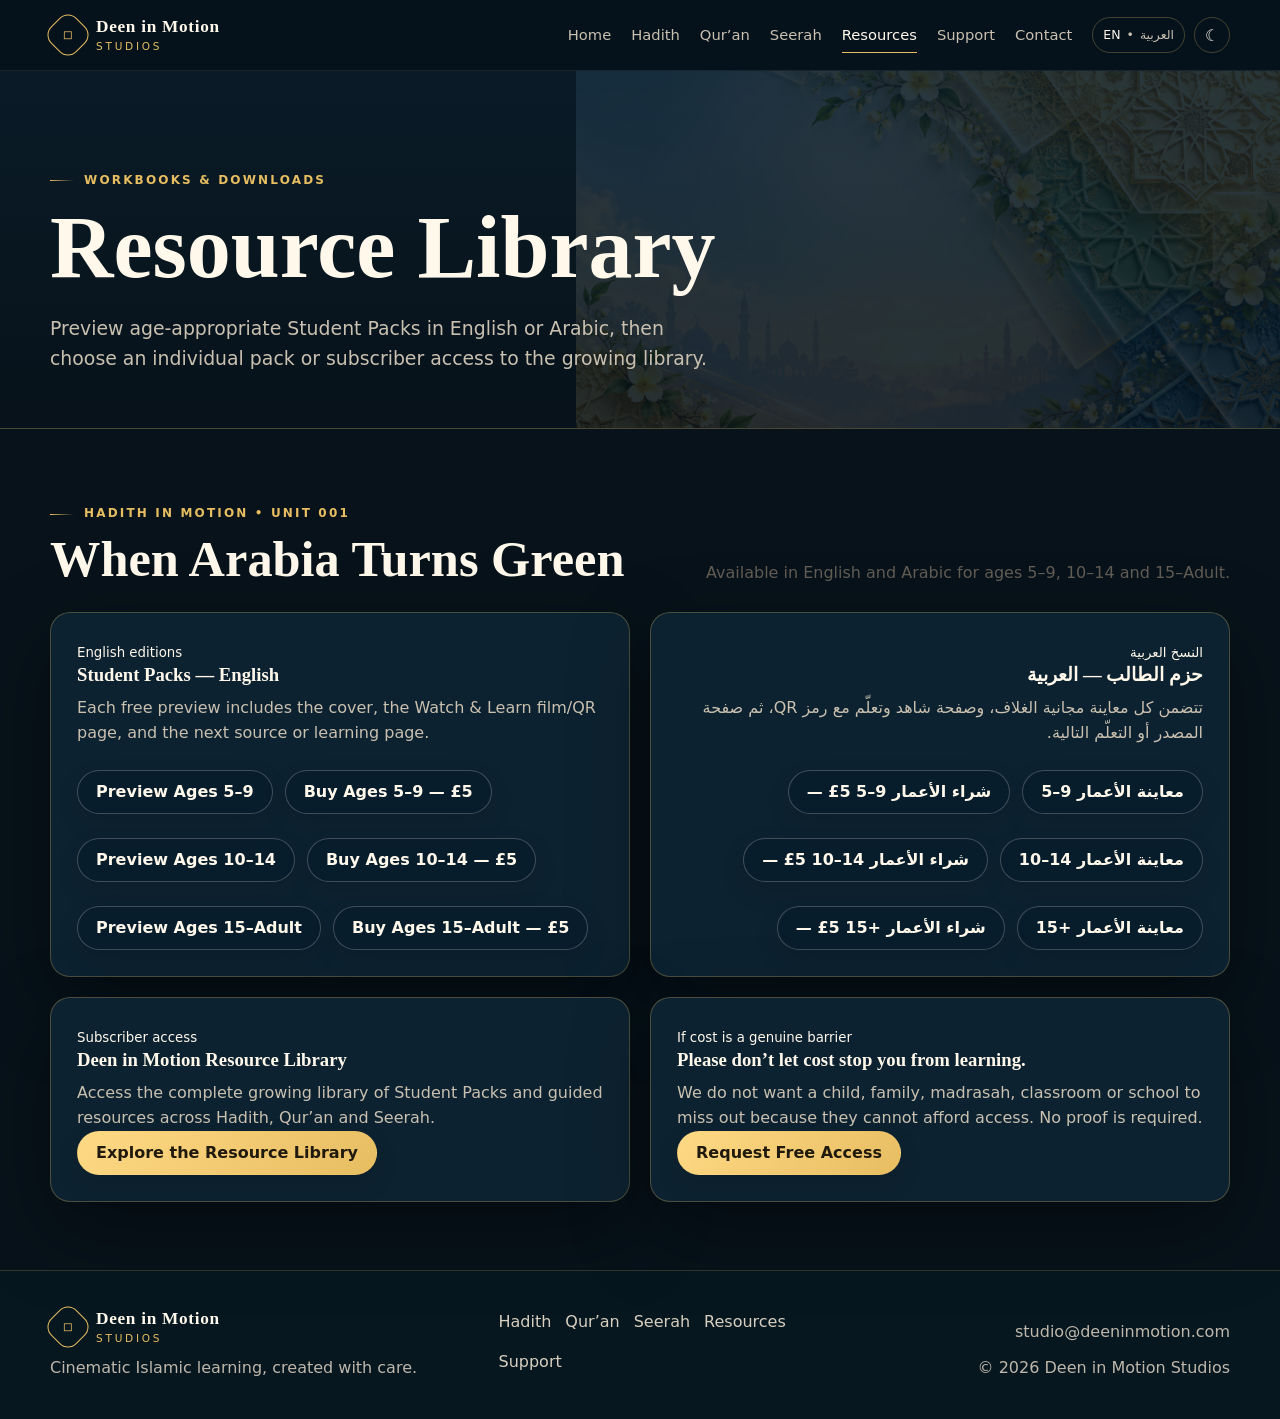
<file: resources.html>
<!doctype html>
<html lang="en" data-theme="dark">
<head>
  <meta charset="utf-8">
  <meta name="viewport" content="width=device-width,initial-scale=1">
  <title>Resources | Deen in Motion Studios</title>
  <meta name="description" content="English and Arabic Deen in Motion Student Packs, previews and subscriber learning resources.">
  <link rel="stylesheet" href="assets/style.css">
</head>
<body class="site-shell">
<header class="site-header">
  <div class="container nav">
    <a class="brand brand-mark" href="index.html" aria-label="Deen in Motion Studios home"><span class="brand-emblem" aria-hidden="true">◇</span><span class="brand-copy"><strong>Deen in Motion</strong><span>Studios</span></span></a>
    <button class="menu-btn" aria-label="Open navigation">Menu</button>
    <nav><a href="index.html">Home</a><a href="hadith.html">Hadith</a><a href="quran.html">Qur’an</a><a href="seerah.html">Seerah</a><a href="resources.html" class="active">Resources</a><a href="support.html">Support</a><a href="contact.html">Contact</a></nav>
    <div class="nav-tools"><div class="lang-switch"><span class="current">EN</span><span>•</span><a href="ar/resources.html">العربية</a></div><button class="theme-toggle" type="button" data-theme-toggle aria-label="Switch light and dark mode"><span data-theme-icon>☾</span></button></div>
  </div>
</header>
<main>
  <section class="page-hero">
    <div class="container">
      <div class="kicker">Workbooks & downloads</div>
      <h1>Resource Library</h1>
      <p class="lead">Preview age-appropriate Student Packs in English or Arabic, then choose an individual pack or subscriber access to the growing library.</p>
    </div>
  </section>
  <section id="student-packs">
    <div class="container">
      <div class="section-head">
        <div><div class="kicker">Hadith in Motion • Unit 001</div><h2>When Arabia Turns Green</h2></div>
        <p>Available in English and Arabic for ages 5–9, 10–14 and 15–Adult.</p>
      </div>
      <div class="grid-2">
        <div class="resource">
          <small>English editions</small>
          <h3>Student Packs — English</h3>
          <p>Each free preview includes the cover, the Watch &amp; Learn film/QR page, and the next source or learning page.</p>
          <div class="actions">
            <a class="btn glass" href="assets/previews/when-arabia-turns-green-ages-5-9-preview.pdf" target="_blank" rel="noopener">Preview Ages 5–9</a>
            <a class="btn secondary" href="https://payhip.com/b/kup4U">Buy Ages 5–9 — £5</a>
          </div>
          <div class="actions">
            <a class="btn glass" href="assets/previews/when-arabia-turns-green-ages-10-14-preview.pdf" target="_blank" rel="noopener">Preview Ages 10–14</a>
            <a class="btn secondary" href="https://payhip.com/b/kmt1h">Buy Ages 10–14 — £5</a>
          </div>
          <div class="actions">
            <a class="btn glass" href="assets/previews/when-arabia-turns-green-ages-15-adult-preview.pdf" target="_blank" rel="noopener">Preview Ages 15–Adult</a>
            <a class="btn secondary" href="https://payhip.com/b/iVn25">Buy Ages 15–Adult — £5</a>
          </div>
        </div>
        <div class="resource" dir="rtl" style="text-align:right;">
          <small>النسخ العربية</small>
          <h3>حزم الطالب — العربية</h3>
          <p>تتضمن كل معاينة مجانية الغلاف، وصفحة شاهد وتعلّم مع رمز QR، ثم صفحة المصدر أو التعلّم التالية.</p>
          <div class="actions">
            <a class="btn glass" href="assets/previews/ar/when-arabia-turns-green-ages-5-9-preview-ar.pdf" target="_blank" rel="noopener">معاينة الأعمار&nbsp;<span dir="ltr">5–9</span></a>
            <a class="btn secondary" href="https://payhip.com/b/7PJCH">شراء الأعمار&nbsp;<span dir="ltr">5–9</span>&nbsp;<span dir="ltr">— £5</span></a>
          </div>
          <div class="actions">
            <a class="btn glass" href="assets/previews/ar/when-arabia-turns-green-ages-10-14-preview-ar.pdf" target="_blank" rel="noopener">معاينة الأعمار&nbsp;<span dir="ltr">10–14</span></a>
            <a class="btn secondary" href="https://payhip.com/b/12xhT">شراء الأعمار&nbsp;<span dir="ltr">10–14</span>&nbsp;<span dir="ltr">— £5</span></a>
          </div>
          <div class="actions">
            <a class="btn glass" href="assets/previews/ar/when-arabia-turns-green-ages-15-adult-preview-ar.pdf" target="_blank" rel="noopener">معاينة الأعمار&nbsp;<span dir="ltr">15+</span></a>
            <a class="btn secondary" href="https://payhip.com/b/9lM6S">شراء الأعمار&nbsp;<span dir="ltr">15+</span>&nbsp;<span dir="ltr">— £5</span></a>
          </div>
        </div>
        <div class="resource">
          <small>Subscriber access</small>
          <h3>Deen in Motion Resource Library</h3>
          <p>Access the complete growing library of Student Packs and guided resources across Hadith, Qur’an and Seerah.</p>
          <a class="btn primary" href="https://payhip.com/b/NM17U">Explore the Resource Library</a>
        </div>
        <div class="resource">
          <small>If cost is a genuine barrier</small>
          <h3>Please don’t let cost stop you from learning.</h3>
          <p>We do not want a child, family, madrasah, classroom or school to miss out because they cannot afford access. No proof is required.</p>
          <a class="btn primary" href="https://payhip.com/DeeninMotionStudios/contact">Request Free Access</a>
        </div>
      </div>
    </div>
  </section>
</main>
<footer class="site-footer"><div class="container footer-grid"><div><a class="brand brand-mark" href="index.html"><span class="brand-emblem" aria-hidden="true">◇</span><span class="brand-copy"><strong>Deen in Motion</strong><span>Studios</span></span></a><p>Cinematic Islamic learning, created with care.</p></div><div class="footer-links"><a href="hadith.html">Hadith</a><a href="quran.html">Qur’an</a><a href="seerah.html">Seerah</a><a href="resources.html">Resources</a><a href="support.html">Support</a></div><div class="footer-meta"><p>studio@deeninmotion.com</p><p>© 2026 Deen in Motion Studios</p></div></div></footer>
<script src="assets/site.js"></script>
</body>
</html>
</file>
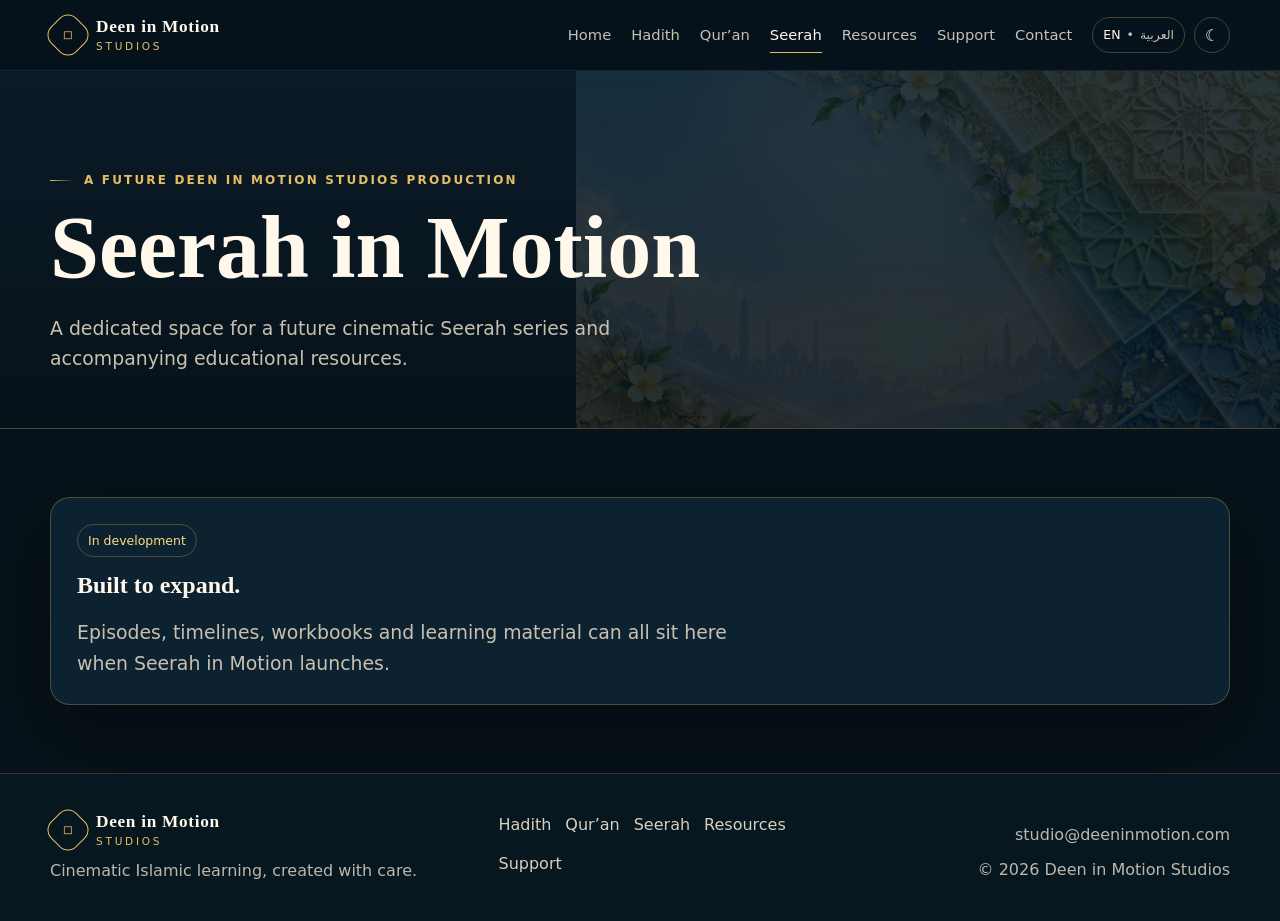
<file: seerah.html>
<!doctype html>
<html lang="en" data-theme="dark">
<head>
  <meta charset="utf-8">
  <meta name="viewport" content="width=device-width,initial-scale=1">
  <title>Seerah in Motion | Deen in Motion Studios</title>
  <meta name="description" content="Seerah in Motion — a future Deen in Motion Studios production.">
  <link rel="stylesheet" href="assets/style.css">
</head>
<body class="site-shell">


<header class="site-header">
  <div class="container nav">
    <a class="brand brand-mark" href="index.html" aria-label="Deen in Motion Studios home">
      <span class="brand-emblem" aria-hidden="true">◇</span>
      <span class="brand-copy"><strong>Deen in Motion</strong><span>Studios</span></span>
    </a>
    <button class="menu-btn" aria-label="Open navigation">Menu</button>
    <nav><a href="index.html" class="">Home</a>
<a href="hadith.html" class="">Hadith</a>
<a href="quran.html" class="">Qur’an</a>
<a href="seerah.html" class="active">Seerah</a>
<a href="resources.html" class="">Resources</a>
<a href="support.html" class="">Support</a>
<a href="contact.html" class="">Contact</a></nav>
    <div class="nav-tools">
      <div class="lang-switch"><span class="current">EN</span><span>•</span><a href="ar/index.html">العربية</a></div>
      <button class="theme-toggle" type="button" data-theme-toggle aria-label="Switch light and dark mode"><span data-theme-icon>☾</span></button>
    </div>
  </div>
</header>



<main>
  <section class="page-hero">
    <div class="container">
      <div class="kicker">A future Deen in Motion Studios production</div>
      <h1>Seerah in Motion</h1>
      <p class="lead">A dedicated space for a future cinematic Seerah series and accompanying educational resources.</p>
    </div>
  </section>
  <section>
    <div class="container">
      <div class="panel">
        <span class="badge">In development</span>
        <h2 style="margin-top:16px">Built to expand.</h2>
        <p class="lead">Episodes, timelines, workbooks and learning material can all sit here when Seerah in Motion launches.</p>
      </div>
    </div>
  </section>
</main>



<footer class="site-footer">
  <div class="container footer-grid">
    <div>
      <a class="brand brand-mark" href="index.html">
        <span class="brand-emblem" aria-hidden="true">◇</span>
        <span class="brand-copy"><strong>Deen in Motion</strong><span>Studios</span></span>
      </a>
      <p>Cinematic Islamic learning, created with care.</p>
    </div>
    <div class="footer-links">
      <a href="hadith.html">Hadith</a><a href="quran.html">Qur’an</a><a href="seerah.html">Seerah</a><a href="resources.html">Resources</a><a href="support.html">Support</a>
    </div>
    <div class="footer-meta"><p>studio@deeninmotion.com</p><p>© 2026 Deen in Motion Studios</p></div>
  </div>
</footer>


<script src="assets/site.js"></script>
</body>
</html>
</file>
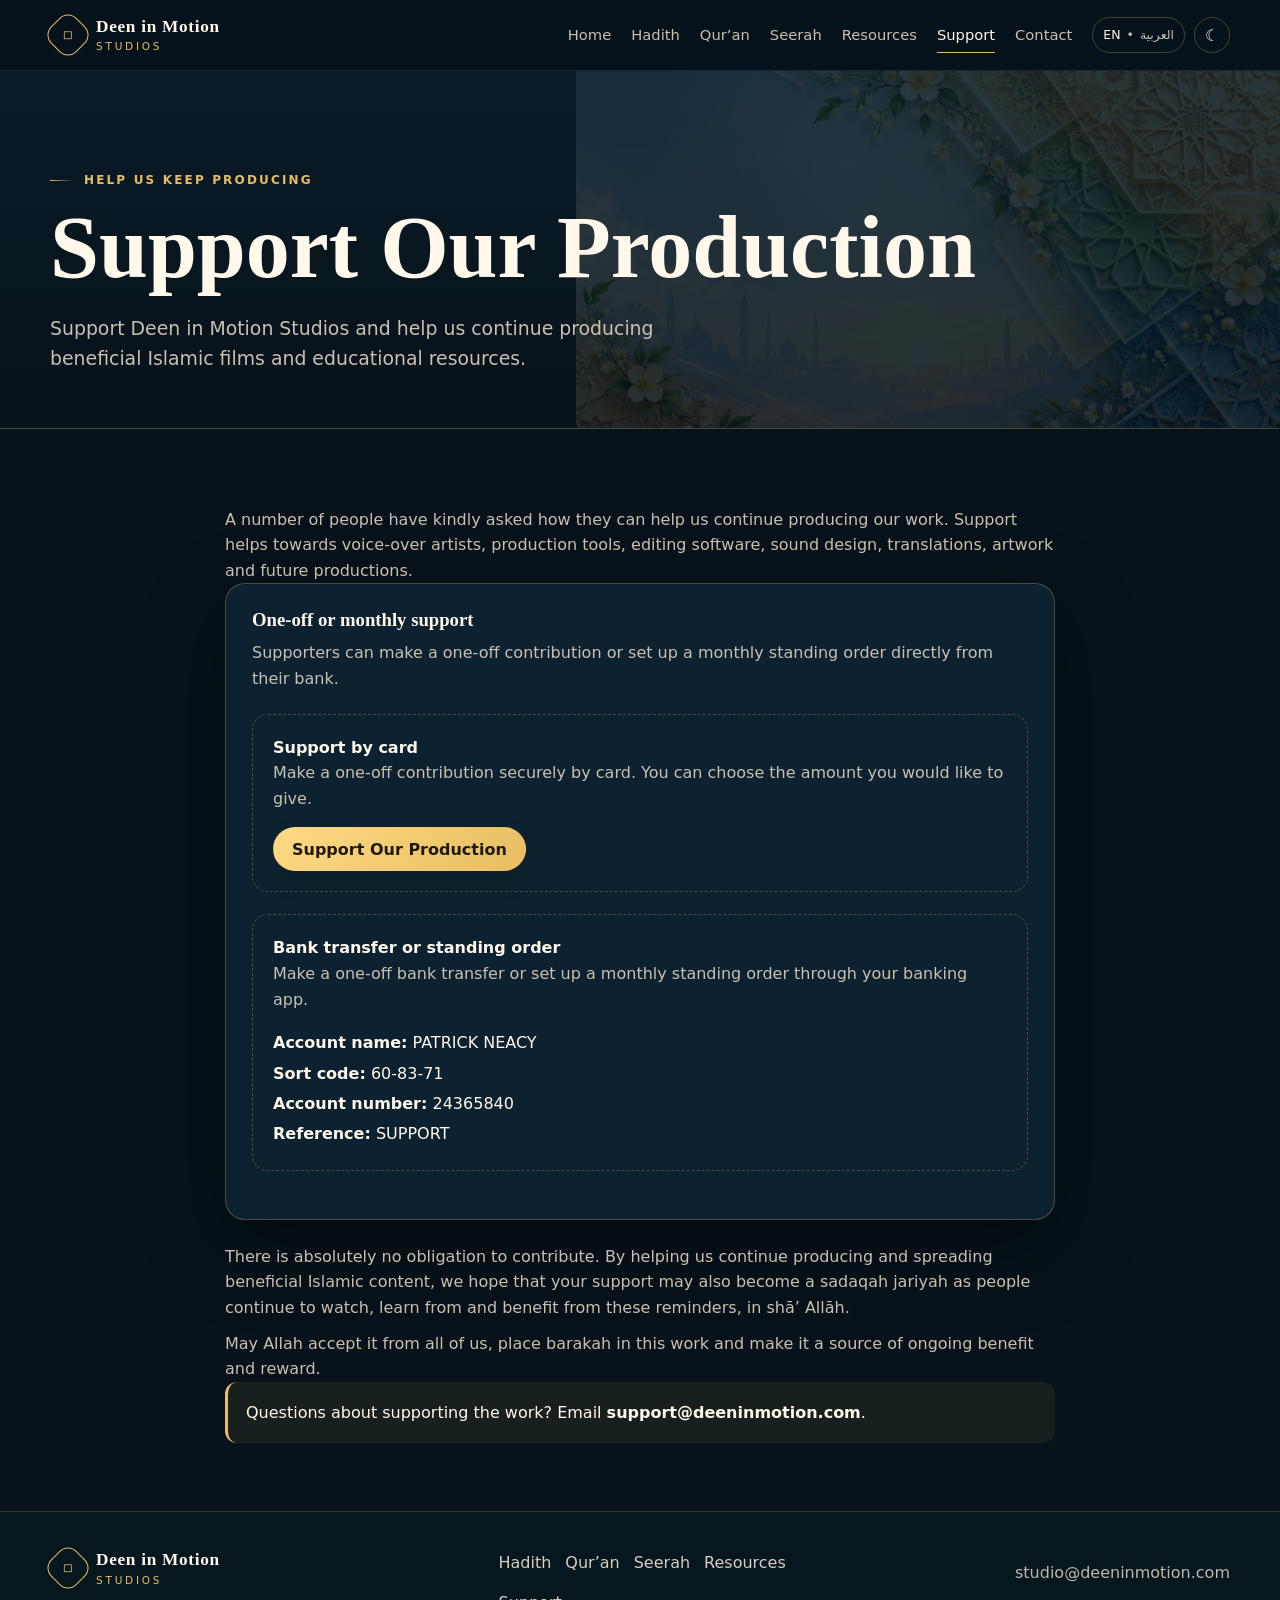
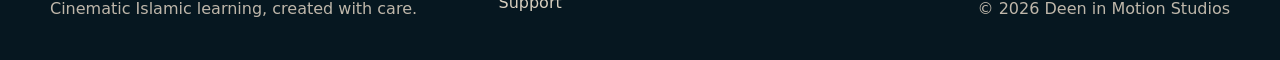
<file: support.html>
<!doctype html>
<html lang="en" data-theme="dark">
<head>
  <meta charset="utf-8">
  <meta name="viewport" content="width=device-width,initial-scale=1">
  <title>Support Our Production | Deen in Motion Studios</title>
  <meta name="description" content="Support Deen in Motion Studios and our ongoing productions.">
  <link rel="stylesheet" href="assets/style.css">
</head>
<body class="site-shell">


<header class="site-header">
  <div class="container nav">
    <a class="brand brand-mark" href="index.html" aria-label="Deen in Motion Studios home">
      <span class="brand-emblem" aria-hidden="true">◇</span>
      <span class="brand-copy"><strong>Deen in Motion</strong><span>Studios</span></span>
    </a>
    <button class="menu-btn" aria-label="Open navigation">Menu</button>
    <nav><a href="index.html" class="">Home</a>
<a href="hadith.html" class="">Hadith</a>
<a href="quran.html" class="">Qur’an</a>
<a href="seerah.html" class="">Seerah</a>
<a href="resources.html" class="">Resources</a>
<a href="support.html" class="active">Support</a>
<a href="contact.html" class="">Contact</a></nav>
    <div class="nav-tools">
      <div class="lang-switch"><span class="current">EN</span><span>•</span><a href="ar/index.html">العربية</a></div>
      <button class="theme-toggle" type="button" data-theme-toggle aria-label="Switch light and dark mode"><span data-theme-icon>☾</span></button>
    </div>
  </div>
</header>



<main>
  <section class="page-hero">
    <div class="container">
      <div class="kicker">Help us keep producing</div>
      <h1>Support Our Production</h1>
      <p class="lead">Support Deen in Motion Studios and help us continue producing beneficial Islamic films and educational resources.</p>
    </div>
  </section>

  <section>
    <div class="container support-box">
      <p>A number of people have kindly asked how they can help us continue producing our work. Support helps towards voice-over artists, production tools, editing software, sound design, translations, artwork and future productions.</p>

      <div class="panel">
        <h3>One-off or monthly support</h3>
        <p class="muted" style="margin-top:10px">Supporters can make a one-off contribution or set up a monthly standing order directly from their bank.</p><div class="bank-box">
  <strong>Support by card</strong>
  <div class="muted">
    Make a one-off contribution securely by card. You can choose the amount you would like to give.
  </div>

  <div class="actions" style="margin-top:16px">
    <a class="btn primary"
       href="https://buy.stripe.com/6oU14p8088Ko40NccA9R600">
      Support Our Production
    </a>
  </div>
</div>
        <div class="bank-box">
  <strong>Bank transfer or standing order</strong>

  <div class="muted">
    Make a one-off bank transfer or set up a monthly standing order through your banking app.
  </div>

  <div style="margin-top:16px; line-height:1.9">
    <strong>Account name:</strong> PATRICK NEACY<br>
    <strong>Sort code:</strong> 60-83-71<br>
    <strong>Account number:</strong> 24365840<br>
    <strong>Reference:</strong> SUPPORT
  </div>
</div>
      </div>

      <p style="margin-top:24px">There is absolutely no obligation to contribute. By helping us continue producing and spreading beneficial Islamic content, we hope that your support may also become a sadaqah jariyah as people continue to watch, learn from and benefit from these reminders, in shā’ Allāh.</p>

      <p>May Allah accept it from all of us, place barakah in this work and make it a source of ongoing benefit and reward.</p>

      <div class="notice">Questions about supporting the work? Email <strong>support@deeninmotion.com</strong>.</div>
    </div>
  </section>
</main>



<footer class="site-footer">
  <div class="container footer-grid">
    <div>
      <a class="brand brand-mark" href="index.html">
        <span class="brand-emblem" aria-hidden="true">◇</span>
        <span class="brand-copy"><strong>Deen in Motion</strong><span>Studios</span></span>
      </a>
      <p>Cinematic Islamic learning, created with care.</p>
    </div>
    <div class="footer-links">
      <a href="hadith.html">Hadith</a><a href="quran.html">Qur’an</a><a href="seerah.html">Seerah</a><a href="resources.html">Resources</a><a href="support.html">Support</a>
    </div>
    <div class="footer-meta"><p>studio@deeninmotion.com</p><p>© 2026 Deen in Motion Studios</p></div>
  </div>
</footer>


<script src="assets/site.js"></script>
</body>
</html>
</file>
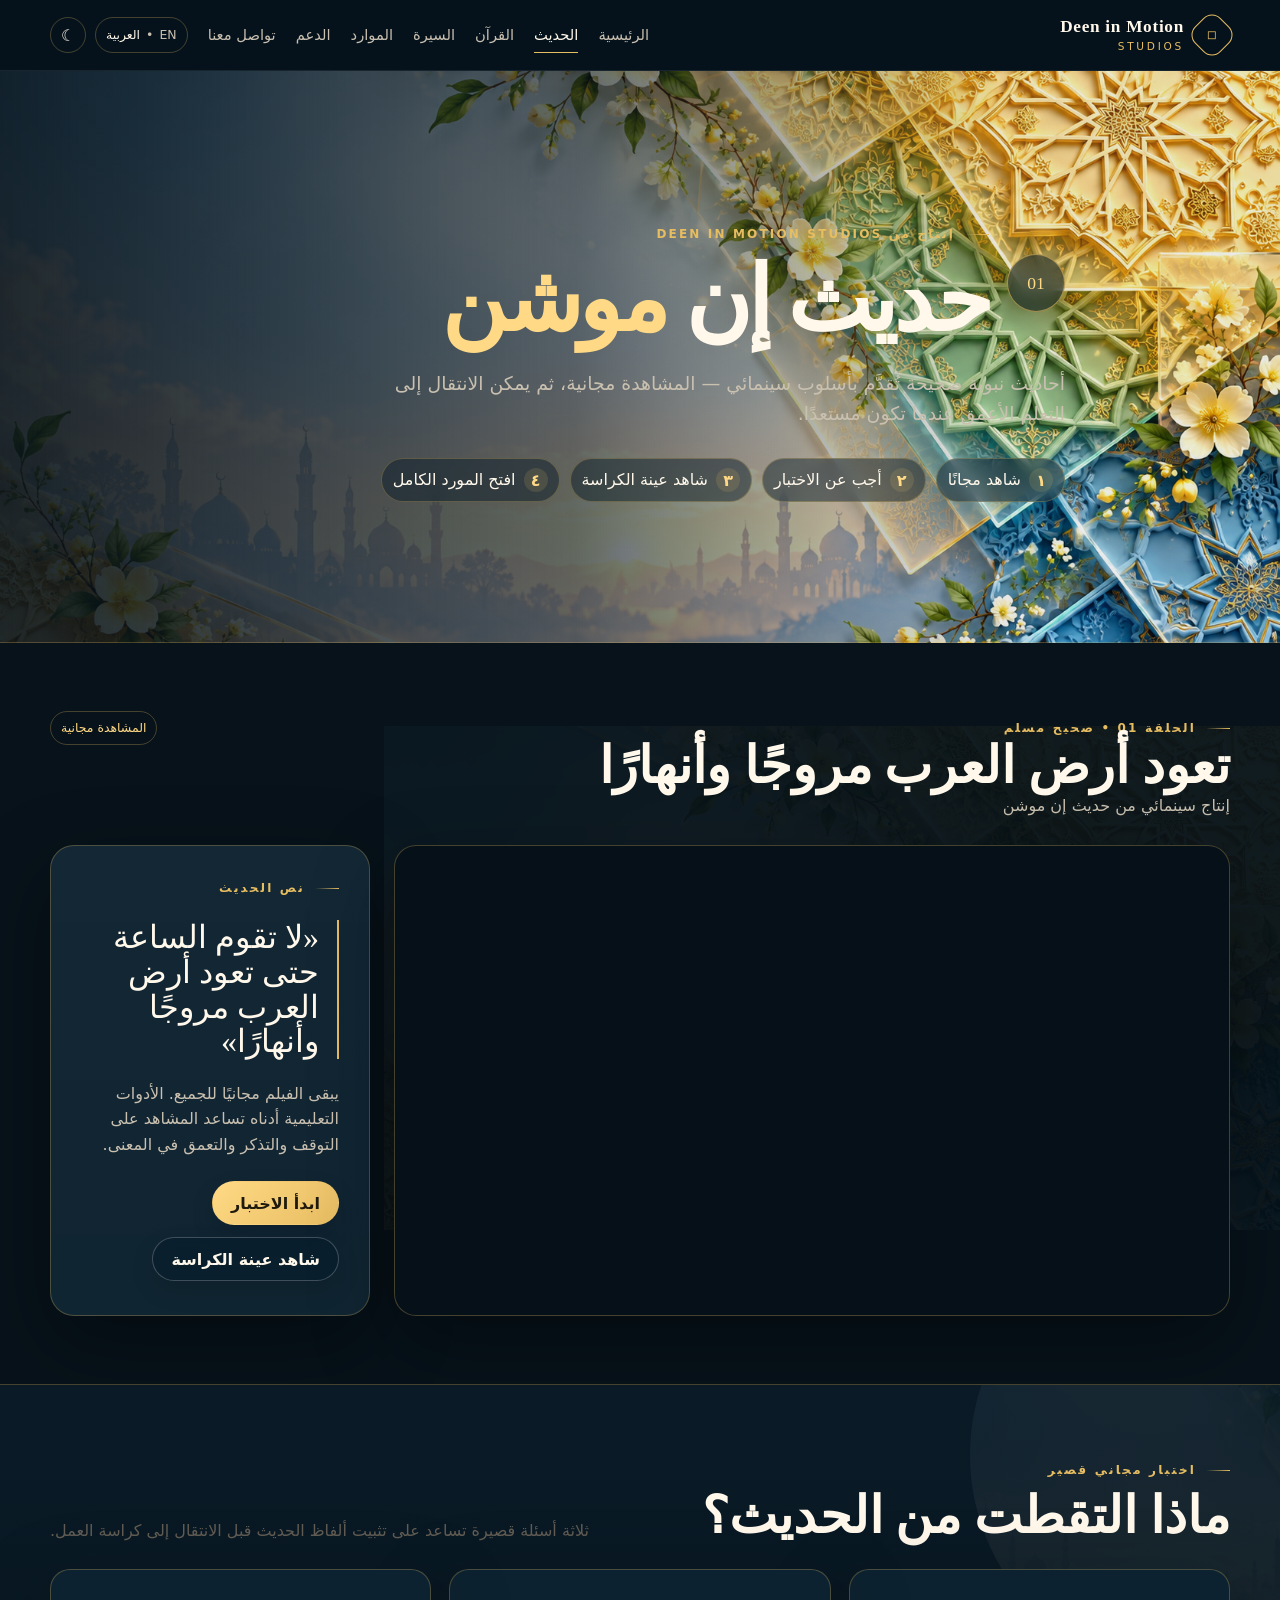
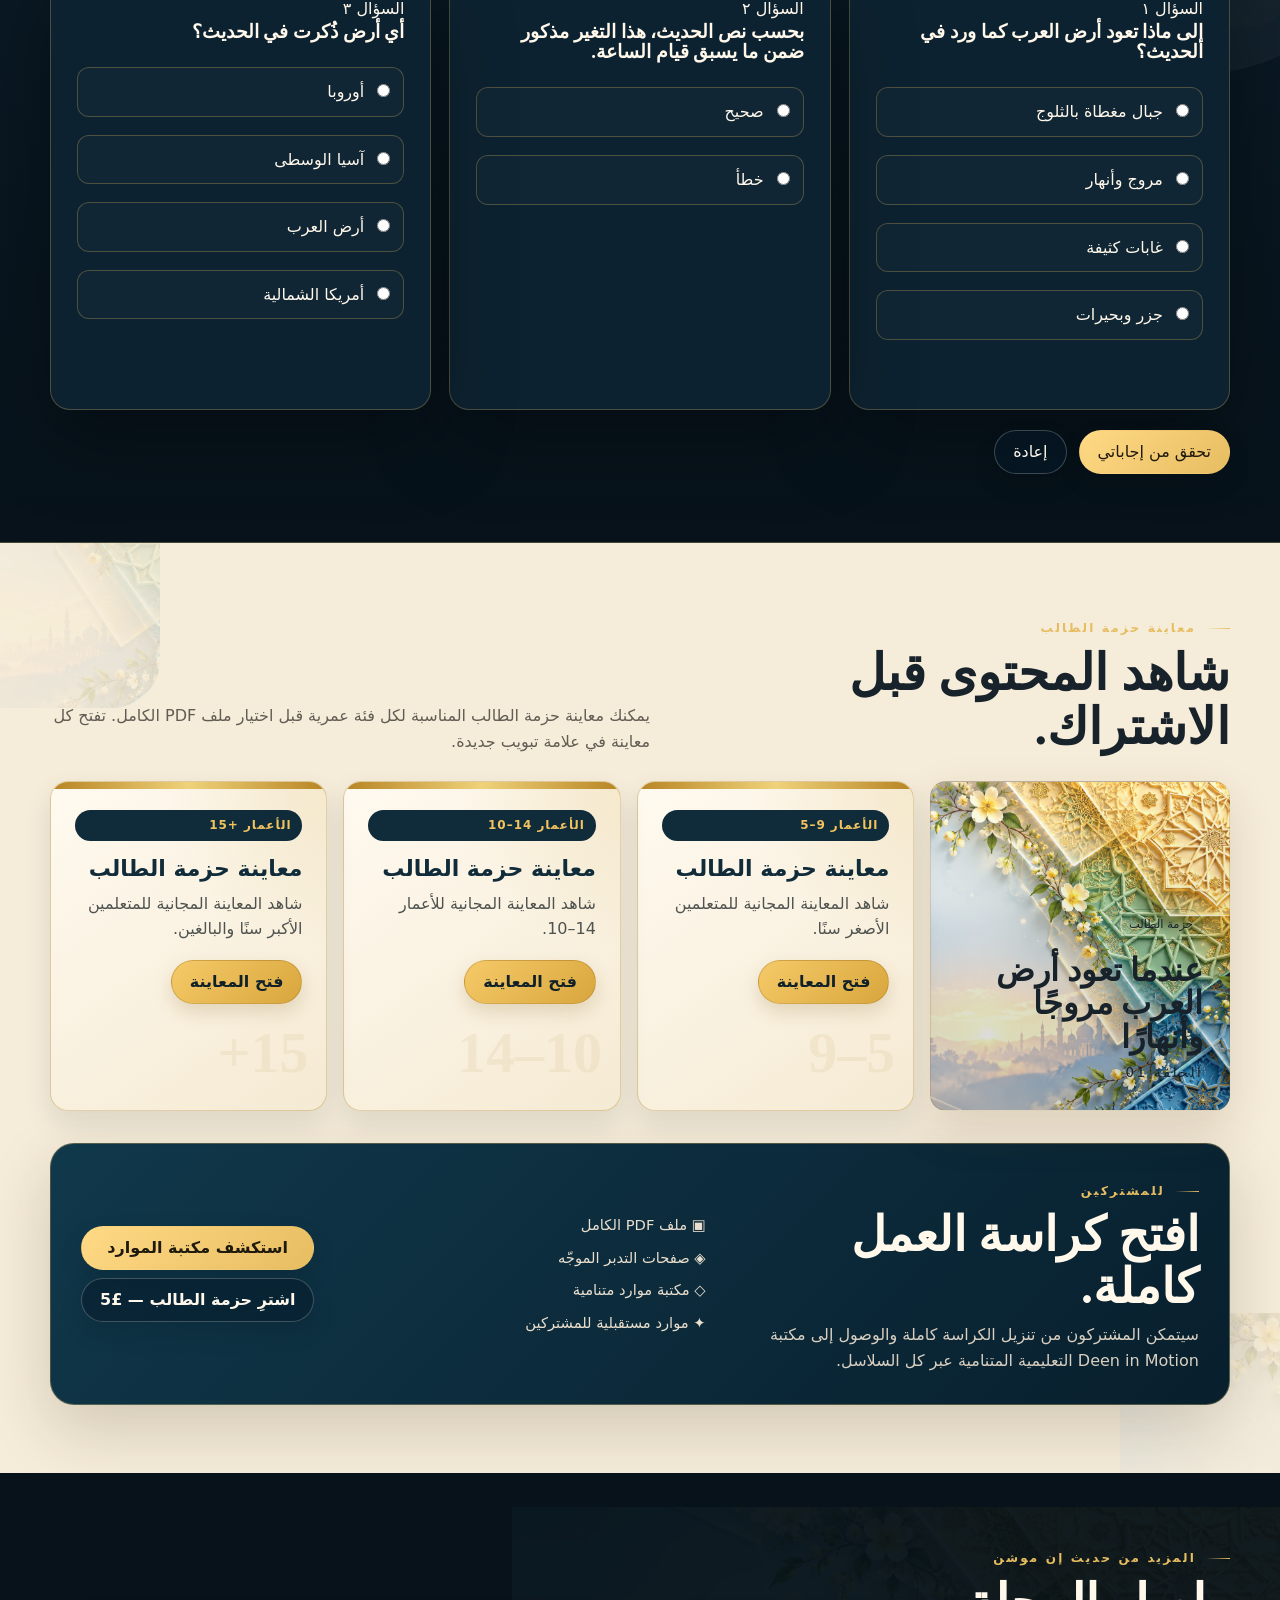
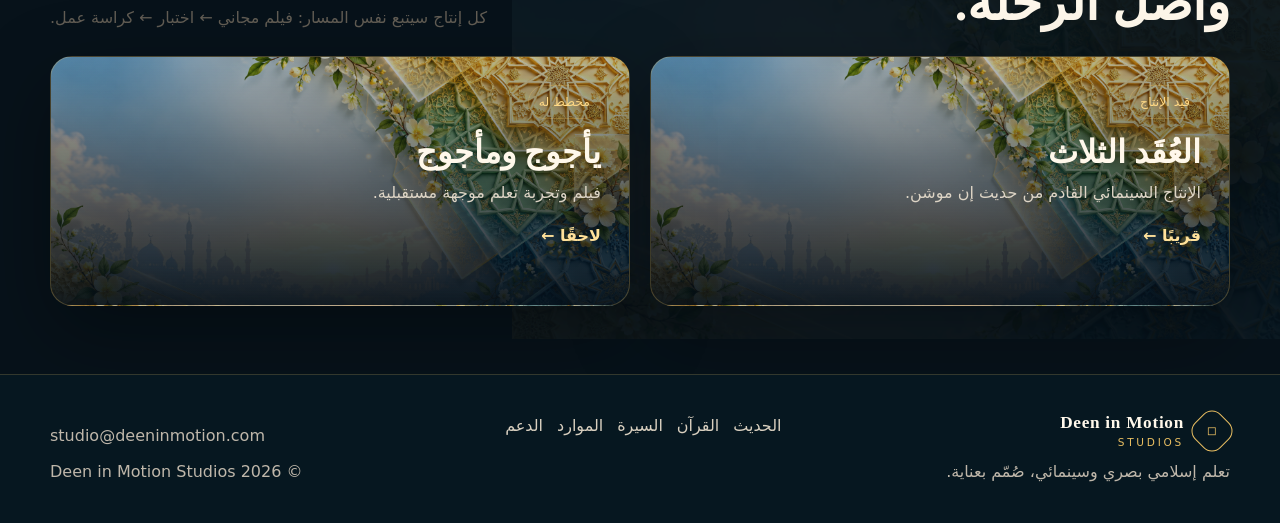
<file: ar/hadith.html>
<!doctype html>
<html lang="ar" dir="rtl" data-theme="dark">
<head>
  <meta charset="utf-8">
  <meta name="viewport" content="width=device-width,initial-scale=1">
  <title>حديث إن موشن | Deen in Motion Studios</title>
  <meta name="description" content="شاهد أفلام حديث إن موشن مجانًا، اختبر فهمك، شاهد عينة من كراسة العمل ثم انتقل إلى موارد المشتركين.">
  <link rel="stylesheet" href="../assets/style.css">
</head>
<body class="site-shell rtl">

<header class="site-header">
  <div class="container nav">
    <a class="brand brand-mark" href="index.html" aria-label="الصفحة الرئيسية">
      <span class="brand-emblem" aria-hidden="true">◇</span>
      <span class="brand-copy"><strong>Deen in Motion</strong><span>Studios</span></span>
    </a>
    <button class="menu-btn" aria-label="فتح القائمة">القائمة</button>
    <nav>
      <a href="index.html">الرئيسية</a>
      <a href="hadith.html" class="active">الحديث</a>
      <a href="#">القرآن</a>
      <a href="#">السيرة</a>
      <a href="resources.html">الموارد</a>
      <a href="#">الدعم</a>
      <a href="#">تواصل معنا</a>
    </nav>
    <div class="nav-tools">
      <div class="lang-switch"><a href="../hadith.html">EN</a><span>•</span><span class="current">العربية</span></div>
      <button class="theme-toggle" type="button" data-theme-toggle aria-label="تغيير الوضع الفاتح والداكن"><span data-theme-icon>☾</span></button>
    </div>
  </div>
</header>


<main class="hadith-premium rtl">
  <section class="hadith-series-hero">
    <div class="hadith-hero-shade"></div>
    <div class="container hadith-hero-inner">
      <div class="hadith-series-mark">
        <span class="series-orb">01</span>
        <div>
          <div class="kicker">إنتاج من Deen in Motion Studios</div>
          <h1>حديث إن <span class="gold-word">موشن</span></h1>
        </div>
      </div>
      <p class="lead">أحاديث نبوية صحيحة تُقدَّم بأسلوب سينمائي — المشاهدة مجانية، ثم يمكن الانتقال إلى التعلم الأعمق عندما تكون مستعدًا.</p>
      <div class="learning-steps premium-steps">
        <span><b>١</b> شاهد مجانًا</span>
        <span><b>٢</b> أجب عن الاختبار</span>
        <span><b>٣</b> شاهد عينة الكراسة</span>
        <span><b>٤</b> افتح المورد الكامل</span>
      </div>
    </div>
  </section>

  <section class="hadith-film-section">
    <div class="container">
      <div class="episode-header premium-episode-head">
        <div>
          <div class="kicker">الحلقة 01 • صحيح مسلم</div>
          <h2>تعود أرض العرب مروجًا وأنهارًا</h2>
          <p class="muted episode-ref">إنتاج سينمائي من حديث إن موشن</p>
        </div>
        <span class="free-pill">المشاهدة مجانية</span>
      </div>

      <div class="hadith-watch-grid">
        <div class="video-shell premium-video" style="padding:0; overflow:hidden; align-self:start; min-height:0;">
          <iframe
            src="https://www.youtube.com/embed/XYReU_hasOs?rel=0"
            title="حديث إن موشن – عندما تعود أرض العرب مروجًا وأنهارًا"
            style="width:100%; aspect-ratio:16/9; border:0; display:block;"
            allow="accelerometer; autoplay; clipboard-write; encrypted-media; gyroscope; picture-in-picture; web-share"
            referrerpolicy="strict-origin-when-cross-origin"
            allowfullscreen>
          </iframe>
        </div>

        <aside class="hadith-quote-card">
          <div class="kicker">نص الحديث</div>
          <blockquote>«لا تقوم الساعة حتى تعود أرض العرب مروجًا وأنهارًا»</blockquote>
          <p>يبقى الفيلم مجانيًا للجميع. الأدوات التعليمية أدناه تساعد المشاهد على التوقف والتذكر والتعمق في المعنى.</p>
          <div class="actions">
            <a class="btn primary" href="#quiz">ابدأ الاختبار</a>
            <a class="btn glass" href="#workbook">شاهد عينة الكراسة</a>
          </div>
        </aside>
      </div>
    </div>
  </section>

  <section id="quiz" class="hadith-quiz-band">
    <div class="container narrow">
      <div class="section-head compact hadith-section-head">
        <div>
          <div class="kicker">اختبار مجاني قصير</div>
          <h2>ماذا التقطت من الحديث؟</h2>
        </div>
        <p>ثلاثة أسئلة قصيرة تساعد على تثبيت ألفاظ الحديث قبل الانتقال إلى كراسة العمل.</p>
      </div>

      <form class="quiz-card premium-quiz" data-quiz>
        <div class="quiz-question" data-answer="B">
          <div class="question-number">السؤال ١</div>
          <h3>إلى ماذا تعود أرض العرب كما ورد في الحديث؟</h3>
          <label><input type="radio" name="q1" value="A"> جبال مغطاة بالثلوج</label>
          <label><input type="radio" name="q1" value="B"> مروج وأنهار</label>
          <label><input type="radio" name="q1" value="C"> غابات كثيفة</label>
          <label><input type="radio" name="q1" value="D"> جزر وبحيرات</label>
          <div class="quiz-feedback" aria-live="polite"></div>
        </div>
        <div class="quiz-question" data-answer="A">
          <div class="question-number">السؤال ٢</div>
          <h3>بحسب نص الحديث، هذا التغير مذكور ضمن ما يسبق قيام الساعة.</h3>
          <label><input type="radio" name="q2" value="A"> صحيح</label>
          <label><input type="radio" name="q2" value="B"> خطأ</label>
          <div class="quiz-feedback" aria-live="polite"></div>
        </div>
        <div class="quiz-question" data-answer="C">
          <div class="question-number">السؤال ٣</div>
          <h3>أي أرض ذُكرت في الحديث؟</h3>
          <label><input type="radio" name="q3" value="A"> أوروبا</label>
          <label><input type="radio" name="q3" value="B"> آسيا الوسطى</label>
          <label><input type="radio" name="q3" value="C"> أرض العرب</label>
          <label><input type="radio" name="q3" value="D"> أمريكا الشمالية</label>
          <div class="quiz-feedback" aria-live="polite"></div>
        </div>
        <div class="quiz-actions">
          <button class="btn primary" type="submit">تحقق من إجاباتي</button>
          <button class="btn glass" type="button" data-quiz-reset>إعادة</button>
          <div class="quiz-score" data-quiz-score aria-live="polite"></div>
        </div>
      </form>
    </div>
  </section>

  <section id="workbook" class="hadith-workbook-showcase">
    <div class="container">
      <div class="section-head">
        <div>
          <div class="kicker">معاينة حزمة الطالب</div>
          <h2>شاهد المحتوى قبل الاشتراك.</h2>
        </div>
        <p>يمكنك معاينة حزمة الطالب المناسبة لكل فئة عمرية قبل اختيار ملف PDF الكامل. تفتح كل معاينة في علامة تبويب جديدة.</p>
      </div>

      <div class="hadith-preview-row">

        <div class="hadith-book-cover">
          <span class="preview-chip">حزمة الطالب</span>
          <strong>عندما تعود أرض العرب مروجًا وأنهارًا</strong>
          <small>الحلقة 01</small>
        </div>

        <div class="hadith-paper-page">
          <div class="paper-kicker">الأعمار <span dir="ltr">5–9</span></div>
          <h3>معاينة حزمة الطالب</h3>
          <p>شاهد المعاينة المجانية للمتعلمين الأصغر سنًا.</p>
          <a class="btn glass"
             href="../assets/previews/ar/when-arabia-turns-green-ages-5-9-preview-ar.pdf"
             target="_blank"
             rel="noopener">
            فتح المعاينة
          </a>
        </div>

        <div class="hadith-paper-page">
          <div class="paper-kicker">الأعمار <span dir="ltr">10–14</span></div>
          <h3>معاينة حزمة الطالب</h3>
          <p>شاهد المعاينة المجانية للأعمار <span dir="ltr">10–14</span>.</p>
          <a class="btn glass"
             href="../assets/previews/ar/when-arabia-turns-green-ages-10-14-preview-ar.pdf"
             target="_blank"
             rel="noopener">
            فتح المعاينة
          </a>
        </div>

        <div class="hadith-paper-page">
          <div class="paper-kicker">الأعمار <span dir="ltr">15+</span></div>
          <h3>معاينة حزمة الطالب</h3>
          <p>شاهد المعاينة المجانية للمتعلمين الأكبر سنًا والبالغين.</p>
          <a class="btn glass"
             href="../assets/previews/ar/when-arabia-turns-green-ages-15-adult-preview-ar.pdf"
             target="_blank"
             rel="noopener">
            فتح المعاينة
          </a>
        </div>

      </div>

      <div class="hadith-member-panel">
        <div class="member-copy">
          <div class="kicker">للمشتركين</div>
          <h2>افتح كراسة العمل كاملة.</h2>
          <p>سيتمكن المشتركون من تنزيل الكراسة كاملة والوصول إلى مكتبة Deen in Motion التعليمية المتنامية عبر كل السلاسل.</p>
        </div>
        <div class="member-benefits">
          <span>▣ ملف PDF الكامل</span>
          <span>◈ صفحات التدبر الموجّه</span>
          <span>◇ مكتبة موارد متنامية</span>
          <span>✦ موارد مستقبلية للمشتركين</span>
        </div>
        <div class="subscriber-cta">
          <a class="btn primary" href="https://payhip.com/b/NM17U">استكشف مكتبة الموارد</a>
          <a class="btn glass" href="https://payhip.com/DeeninMotionStudios">اشترِ حزمة الطالب — £5</a>
        </div>
      </div>
    </div>
  </section>

  <section class="hadith-next-section">
    <div class="container">
      <div class="section-head compact">
        <div>
          <div class="kicker">المزيد من حديث إن موشن</div>
          <h2>واصل الرحلة.</h2>
        </div>
        <p>كل إنتاج سيتبع نفس المسار: فيلم مجاني ← اختبار ← كراسة عمل.</p>
      </div>
      <div class="grid-2">
        <article class="hadith-next-card">
          <span class="badge">قيد الإنتاج</span>
          <h3>العُقَد الثلاث</h3>
          <p>الإنتاج السينمائي القادم من حديث إن موشن.</p>
          <span class="series-link">قريبًا ←</span>
        </article>
        <article class="hadith-next-card">
          <span class="badge">مخطط له</span>
          <h3>يأجوج ومأجوج</h3>
          <p>فيلم وتجربة تعلم موجهة مستقبلية.</p>
          <span class="series-link">لاحقًا ←</span>
        </article>
      </div>
    </div>
  </section>
</main>


<footer class="site-footer">
  <div class="container footer-grid">
    <div>
      <a class="brand brand-mark" href="index.html">
        <span class="brand-emblem" aria-hidden="true">◇</span>
        <span class="brand-copy"><strong>Deen in Motion</strong><span>Studios</span></span>
      </a>
      <p>تعلم إسلامي بصري وسينمائي، صُمّم بعناية.</p>
    </div>
    <div class="footer-links">
      <a href="hadith.html">الحديث</a><a href="#">القرآن</a><a href="#">السيرة</a><a href="resources.html">الموارد</a><a href="#">الدعم</a>
    </div>
    <div class="footer-meta"><p>studio@deeninmotion.com</p><p>© 2026 Deen in Motion Studios</p></div>
  </div>
</footer>

<script src="../assets/site.js"></script>
</body>
</html>
</file>
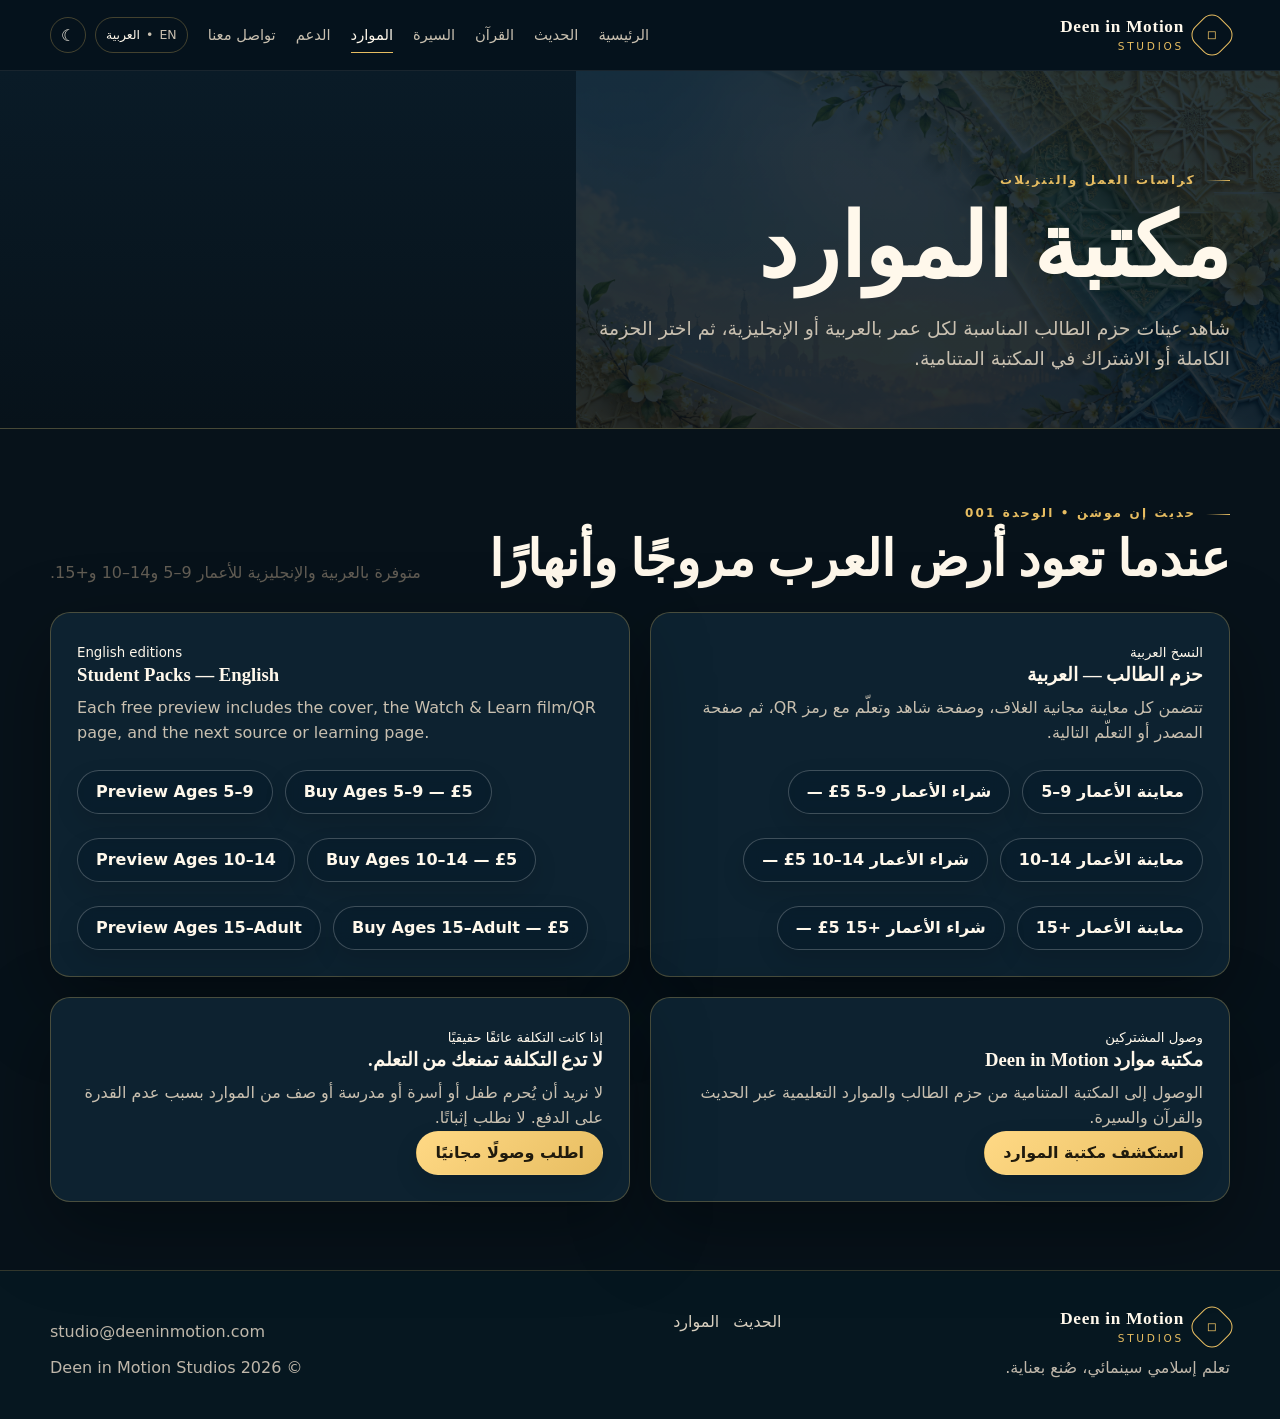
<file: ar/resources.html>
<!doctype html>
<html lang="ar" dir="rtl" data-theme="dark">
<head>
  <meta charset="utf-8">
  <meta name="viewport" content="width=device-width,initial-scale=1">
  <title>الموارد | Deen in Motion Studios</title>
  <meta name="description" content="حزم الطالب والموارد التعليمية من Deen in Motion Studios باللغتين العربية والإنجليزية.">
  <link rel="stylesheet" href="../assets/style.css">
</head>
<body class="site-shell rtl">
<header class="site-header"><div class="container nav"><a class="brand brand-mark" href="index.html" aria-label="الصفحة الرئيسية"><span class="brand-emblem" aria-hidden="true">◇</span><span class="brand-copy"><strong>Deen in Motion</strong><span>Studios</span></span></a><button class="menu-btn" aria-label="فتح القائمة">القائمة</button><nav><a href="index.html">الرئيسية</a><a href="hadith.html">الحديث</a><a href="#">القرآن</a><a href="#">السيرة</a><a href="resources.html" class="active">الموارد</a><a href="#">الدعم</a><a href="#">تواصل معنا</a></nav><div class="nav-tools"><div class="lang-switch"><a href="../resources.html">EN</a><span>•</span><span class="current">العربية</span></div><button class="theme-toggle" type="button" data-theme-toggle aria-label="تغيير الوضع الفاتح والداكن"><span data-theme-icon>☾</span></button></div></div></header>
<main>
  <section class="page-hero"><div class="container"><div class="kicker">كراسات العمل والتنزيلات</div><h1>مكتبة الموارد</h1><p class="lead">شاهد عينات حزم الطالب المناسبة لكل عمر بالعربية أو الإنجليزية، ثم اختر الحزمة الكاملة أو الاشتراك في المكتبة المتنامية.</p></div></section>
  <section id="student-packs">
    <div class="container">
      <div class="section-head"><div><div class="kicker">حديث إن موشن • الوحدة 001</div><h2>عندما تعود أرض العرب مروجًا وأنهارًا</h2></div><p>متوفرة بالعربية والإنجليزية للأعمار <span dir="ltr">5–9</span> و<span dir="ltr">10–14</span> و<span dir="ltr">15+</span>.</p></div>
      <div class="grid-2">
        <div class="resource">
          <small>النسخ العربية</small>
          <h3>حزم الطالب — العربية</h3>
          <p>تتضمن كل معاينة مجانية الغلاف، وصفحة شاهد وتعلّم مع رمز QR، ثم صفحة المصدر أو التعلّم التالية.</p>
          <div class="actions"><a class="btn glass" href="../assets/previews/ar/when-arabia-turns-green-ages-5-9-preview-ar.pdf" target="_blank" rel="noopener">معاينة الأعمار&nbsp;<span dir="ltr">5–9</span></a><a class="btn secondary" href="https://payhip.com/b/7PJCH">شراء الأعمار&nbsp;<span dir="ltr">5–9</span>&nbsp;<span dir="ltr">— £5</span></a></div>
          <div class="actions"><a class="btn glass" href="../assets/previews/ar/when-arabia-turns-green-ages-10-14-preview-ar.pdf" target="_blank" rel="noopener">معاينة الأعمار&nbsp;<span dir="ltr">10–14</span></a><a class="btn secondary" href="https://payhip.com/b/12xhT">شراء الأعمار&nbsp;<span dir="ltr">10–14</span>&nbsp;<span dir="ltr">— £5</span></a></div>
          <div class="actions"><a class="btn glass" href="../assets/previews/ar/when-arabia-turns-green-ages-15-adult-preview-ar.pdf" target="_blank" rel="noopener">معاينة الأعمار&nbsp;<span dir="ltr">15+</span></a><a class="btn secondary" href="https://payhip.com/b/9lM6S">شراء الأعمار&nbsp;<span dir="ltr">15+</span>&nbsp;<span dir="ltr">— £5</span></a></div>
        </div>
        <div class="resource" dir="ltr" style="text-align:left;">
          <small>English editions</small><h3>Student Packs — English</h3><p>Each free preview includes the cover, the Watch &amp; Learn film/QR page, and the next source or learning page.</p>
          <div class="actions"><a class="btn glass" href="../assets/previews/when-arabia-turns-green-ages-5-9-preview.pdf" target="_blank" rel="noopener">Preview Ages 5–9</a><a class="btn secondary" href="https://payhip.com/DeeninMotionStudios">Buy Ages 5–9 — £5</a></div>
          <div class="actions"><a class="btn glass" href="../assets/previews/when-arabia-turns-green-ages-10-14-preview.pdf" target="_blank" rel="noopener">Preview Ages 10–14</a><a class="btn secondary" href="https://payhip.com/DeeninMotionStudios">Buy Ages 10–14 — £5</a></div>
          <div class="actions"><a class="btn glass" href="../assets/previews/when-arabia-turns-green-ages-15-adult-preview.pdf" target="_blank" rel="noopener">Preview Ages 15–Adult</a><a class="btn secondary" href="https://payhip.com/DeeninMotionStudios">Buy Ages 15–Adult — £5</a></div>
        </div>
        <div class="resource"><small>وصول المشتركين</small><h3>مكتبة موارد Deen in Motion</h3><p>الوصول إلى المكتبة المتنامية من حزم الطالب والموارد التعليمية عبر الحديث والقرآن والسيرة.</p><a class="btn primary" href="https://payhip.com/b/NM17U">استكشف مكتبة الموارد</a></div>
        <div class="resource"><small>إذا كانت التكلفة عائقًا حقيقيًا</small><h3>لا تدع التكلفة تمنعك من التعلم.</h3><p>لا نريد أن يُحرم طفل أو أسرة أو مدرسة أو صف من الموارد بسبب عدم القدرة على الدفع. لا نطلب إثباتًا.</p><a class="btn primary" href="https://payhip.com/DeeninMotionStudios/contact">اطلب وصولًا مجانيًا</a></div>
      </div>
    </div>
  </section>
</main>
<footer class="site-footer"><div class="container footer-grid"><div><a class="brand brand-mark" href="index.html"><span class="brand-emblem" aria-hidden="true">◇</span><span class="brand-copy"><strong>Deen in Motion</strong><span>Studios</span></span></a><p>تعلم إسلامي سينمائي، صُنع بعناية.</p></div><div class="footer-links"><a href="hadith.html">الحديث</a><a href="resources.html">الموارد</a></div><div class="footer-meta"><p>studio@deeninmotion.com</p><p>© 2026 Deen in Motion Studios</p></div></div></footer>
<script src="../assets/site.js"></script>
</body>
</html>
</file>
<file: assets/style.css>
:root{
  --bg:#07121a;
  --bg-2:#0a1b27;
  --surface:#0d2230;
  --surface-2:#102c3c;
  --text:#fff8eb;
  --muted:#c9c0b0;
  --gold:#e7bd61;
  --gold-2:#ffd985;
  --line:rgba(231,189,97,.28);
  --navy:#082031;
  --blue:#2f6f9f;
  --green:#628d64;
  --cream:#f6eddb;
  --paper:#fffaf0;
  --ink:#17212a;
  --radius:24px;
  --shadow:0 28px 80px rgba(0,0,0,.34);
  --max:1180px;
}
html[data-theme="light"]{
  --bg:#f6f0e4;
  --bg-2:#eee5d5;
  --surface:#fffaf1;
  --surface-2:#f3eadb;
  --text:#1e2a32;
  --muted:#665f56;
  --line:rgba(145,103,32,.22);
  --navy:#f6f0e4;
  --shadow:0 24px 70px rgba(77,56,22,.13);
}
*{box-sizing:border-box}
html{scroll-behavior:smooth}
body{margin:0;font-family:Inter,ui-sans-serif,system-ui,-apple-system,BlinkMacSystemFont,"Segoe UI",sans-serif;background:var(--bg);color:var(--text);line-height:1.6;transition:background .25s ease,color .25s ease}
a{color:inherit;text-decoration:none}img{max-width:100%;display:block}.container{width:min(var(--max),calc(100% - 36px));margin:auto}p{margin:0}
h1,h2,h3,blockquote{font-family:Georgia,"Times New Roman",serif;line-height:1.08;margin:0}.muted{color:var(--muted)}
.kicker{display:inline-flex;align-items:center;gap:10px;color:var(--gold);font-size:.75rem;font-weight:800;text-transform:uppercase;letter-spacing:.18em}.kicker::before{content:"";width:24px;height:1px;background:linear-gradient(90deg,var(--gold),transparent)}.rtl .kicker::before{background:linear-gradient(270deg,var(--gold),transparent)}
.site-header{position:sticky;top:0;z-index:80;background:rgba(6,19,29,.9);border-bottom:1px solid rgba(255,255,255,.08);backdrop-filter:blur(14px)}html[data-theme="light"] .site-header{background:rgba(250,245,235,.92);border-color:rgba(76,55,23,.12)}
.nav{min-height:70px;display:flex;align-items:center;gap:20px}.brand{display:flex;align-items:center;gap:10px;margin-right:auto}.rtl .brand{margin-right:0;margin-left:auto}.brand-emblem{width:36px;height:36px;border:1px solid var(--gold);display:grid;place-items:center;border-radius:12px;color:var(--gold);transform:rotate(45deg);font-size:.9rem}.brand-emblem::first-letter{transform:rotate(-45deg)}.brand-copy{display:flex;flex-direction:column;line-height:1}.brand strong{font-family:Georgia,serif;font-size:1.08rem;letter-spacing:.04em}.brand-copy>span{margin-top:6px;color:var(--gold);font-size:.66rem;letter-spacing:.26em;text-transform:uppercase}
nav{display:flex;gap:20px;align-items:center}nav a{font-size:.92rem;color:var(--muted);position:relative;padding:12px 0}nav a::after{content:"";position:absolute;left:0;right:0;bottom:6px;height:1px;background:var(--gold);transform:scaleX(0);transition:.2s}nav a:hover,nav a.active{color:var(--text)}nav a:hover::after,nav a.active::after{transform:scaleX(1)}
.nav-tools{display:flex;align-items:center;gap:9px}.lang-switch{display:flex;gap:6px;align-items:center;padding:7px 10px;border:1px solid var(--line);border-radius:999px;font-size:.78rem;color:var(--muted)}.lang-switch .current,.lang-switch a:hover{color:var(--text)}.theme-toggle{width:36px;height:36px;border-radius:50%;border:1px solid var(--line);background:transparent;color:var(--text);cursor:pointer;font-size:1rem}.menu-btn{display:none;background:transparent;color:var(--text);border:1px solid var(--line);border-radius:12px;padding:8px 11px}
.hero-home{position:relative;min-height:575px;display:grid;align-items:center;overflow:hidden;background-image:url("images/deen-hero-art.png");background-size:cover;background-position:center}.hero-shade{position:absolute;inset:0;background:linear-gradient(90deg,rgba(5,19,30,.88) 0%,rgba(5,19,30,.72) 36%,rgba(5,19,30,.12) 68%,rgba(5,19,30,.06) 100%)}html[data-theme="light"] .hero-shade{background:linear-gradient(90deg,rgba(255,248,236,.93) 0%,rgba(255,248,236,.75) 34%,rgba(255,248,236,.12) 68%,rgba(255,248,236,.05) 100%)}
.hero-inner{position:relative;z-index:2;padding:88px 0 76px;max-width:720px}.hero h1{font-size:clamp(2.9rem,6.3vw,5.6rem);letter-spacing:-.035em;color:var(--text);text-shadow:0 16px 40px rgba(0,0,0,.24)}.gold-word{color:var(--gold-2)}html[data-theme="light"] .gold-word{color:#9c6b14}.lead{margin-top:18px;max-width:680px;color:var(--muted);font-size:clamp(1rem,1.6vw,1.18rem)}.actions{display:flex;gap:12px;flex-wrap:wrap;margin-top:24px}.btn{display:inline-flex;align-items:center;justify-content:center;min-height:44px;padding:0 18px;border-radius:999px;border:1px solid var(--line);font-weight:800;transition:.2s;box-shadow:0 10px 25px rgba(0,0,0,.12)}.btn:hover{transform:translateY(-2px)}.btn.primary{background:linear-gradient(135deg,var(--gold-2),var(--gold));color:#1f1a0d;border-color:transparent}.btn.glass,.btn.secondary{background:rgba(7,27,41,.54);color:#fff8eb;border-color:rgba(255,255,255,.22);backdrop-filter:blur(8px)}html[data-theme="light"] .btn.glass,html[data-theme="light"] .btn.secondary{background:rgba(255,255,255,.7);color:#1e2a32;border-color:rgba(103,76,33,.18)}
.steps-strip{padding:20px 0;background:#082131;border-top:1px solid rgba(231,189,97,.34);border-bottom:1px solid rgba(231,189,97,.34);color:#fff8eb}html[data-theme="light"] .steps-strip{background:#f0e5d1;color:#202b34}.steps-grid{display:grid;grid-template-columns:repeat(3,1fr);gap:22px}.step-card{display:flex;align-items:center;gap:16px;padding:8px 4px}.step-num{flex:0 0 auto;width:40px;height:40px;border-radius:50%;display:grid;place-items:center;background:linear-gradient(135deg,var(--gold-2),var(--gold));color:#1e1809;font-family:Georgia,serif;font-size:1.25rem;font-weight:700}.step-card strong{display:block;font-family:Georgia,serif;font-size:1.15rem}.step-card span:last-child{display:block;color:#cfc8bc;font-size:.9rem;margin-top:4px}html[data-theme="light"] .step-card span:last-child{color:#5f584f}
section{padding:68px 0}.series-section{position:relative;overflow:hidden;background:var(--bg-2)}.series-section::before,.mission-band::before{content:"";position:absolute;inset:0;background:url("images/deen-hero-art.png") center/cover no-repeat;opacity:.08;filter:saturate(.8)}html[data-theme="light"] .series-section::before{opacity:.06}.series-section>.container,.mission-band>.container{position:relative;z-index:1}.section-title-center{text-align:center;margin-bottom:28px}.section-title-center h2{font-size:clamp(2rem,4vw,3.35rem);margin-top:10px}.section-title-center p{margin-top:12px;text-transform:uppercase;letter-spacing:.14em;font-size:.78rem;color:var(--gold)}
.series-grid{display:grid;grid-template-columns:repeat(3,1fr);gap:20px}.series-card{min-height:360px;border-radius:22px;overflow:hidden;position:relative;border:1px solid var(--line);box-shadow:var(--shadow);background-image:linear-gradient(180deg,rgba(5,15,23,.16),rgba(5,15,23,.95)),url("images/deen-hero-art.png");background-size:cover;background-position:center;transition:.25s}.series-card:hover{transform:translateY(-7px)}.series-quran{background-position:65% center;box-shadow:0 24px 65px rgba(49,89,47,.24)}.series-seerah{background-position:95% center;box-shadow:0 24px 65px rgba(32,85,126,.25)}.series-hadith{box-shadow:0 24px 65px rgba(152,103,28,.25)}.series-card::after{content:"";position:absolute;inset:0;background:linear-gradient(0deg,rgba(5,15,23,.92) 15%,transparent 70%)}.series-hadith::before,.series-quran::before,.series-seerah::before{content:"";position:absolute;inset:0;mix-blend-mode:color;opacity:.46}.series-hadith::before{background:#b57618}.series-quran::before{background:#4b7d54}.series-seerah::before{background:#2e6f9d}.series-card-content{position:absolute;z-index:2;left:24px;right:24px;bottom:24px;color:#fff8eb}.rtl .series-card-content{text-align:right}.series-label{display:inline-block;border:1px solid rgba(255,255,255,.24);border-radius:999px;padding:5px 9px;font-size:.72rem;color:#f7dfaa}.series-card h3{font-size:1.78rem;margin-top:11px}.series-card p{margin-top:9px;color:#ddd4c5;font-size:.92rem}.series-link{display:inline-block;margin-top:18px;font-weight:800;color:#ffe19a}
.workbook-showcase{background:var(--cream);color:var(--ink);position:relative;overflow:hidden}.workbook-showcase::before,.workbook-showcase::after{content:"";position:absolute;width:280px;height:280px;background:url("images/deen-hero-art.png") center/cover no-repeat;opacity:.16;border-radius:40px;filter:saturate(.8)}.workbook-showcase::before{left:-120px;top:-110px}.workbook-showcase::after{right:-120px;bottom:-120px}.workbook-showcase .container{position:relative;z-index:1}.section-head{display:flex;align-items:end;justify-content:space-between;gap:26px;margin-bottom:26px}.section-head h2{font-size:clamp(1.9rem,4vw,3.15rem);margin-top:8px}.section-head p{max-width:600px;color:#625d54}.preview-row{
  display:grid;
  grid-template-columns:repeat(3, 1fr 1.12fr);
  gap:14px;
  align-items:stretch;
}.mini-book,.mini-page{min-height:245px;border-radius:14px;box-shadow:0 18px 45px rgba(78,57,24,.16);border:1px solid rgba(127,91,29,.16)}.mini-book{display:flex;flex-direction:column;justify-content:flex-end;padding:18px;background-color:#efe3c9;background-image:linear-gradient(180deg,rgba(255,255,255,.25),rgba(0,0,0,.13)),url("images/deen-hero-art.png");background-size:cover}.mini-book span{font-family:Georgia,serif;font-size:1.35rem}.mini-book small{text-transform:uppercase;letter-spacing:.18em;margin-top:6px}.book-gold{background-position:90% 10%}.book-green{background-position:64% 35%;filter:hue-rotate(20deg)}.book-blue{background-position:10% 90%;filter:hue-rotate(185deg)}.mini-page{padding:18px;background:#fffdf7}.mini-page strong,.mini-page span{display:block}.mini-page span{font-size:.78rem;margin-top:16px;color:#776d60}.mini-page i{display:block;height:1px;background:#d8cfbf;margin-top:10px}
.membership-section{background:var(--bg)}.membership-panel{display:grid;grid-template-columns:1.15fr 1fr auto;gap:24px;align-items:center;padding:28px;border-radius:26px;border:1px solid var(--line);background:linear-gradient(135deg,rgba(14,46,63,.96),rgba(6,25,38,.96));box-shadow:var(--shadow);color:#fff8eb}html[data-theme="light"] .membership-panel{background:linear-gradient(135deg,#0e3447,#0b2433);color:#fff8eb}.membership-panel h2{font-size:clamp(1.9rem,3.6vw,2.75rem);margin-top:8px}.membership-panel p{margin-top:10px;color:#d5ccbd}.membership-benefits{display:grid;gap:9px;color:#e4d9c8}.membership-benefits span{font-size:.92rem}.mission-band{position:relative;overflow:hidden;padding:58px 0;background:#071b28;color:#fff8eb}.mission-band::before{opacity:.18;background-position:center bottom}.mission-inner{text-align:center}.mission-inner blockquote{font-size:clamp(1.8rem,3.5vw,2.7rem);margin:18px auto 14px;max-width:760px}.mission-inner>span{font-size:.75rem;text-transform:uppercase;letter-spacing:.22em;color:var(--gold)}
.page-hero{padding:92px 0 54px;background:linear-gradient(180deg,var(--bg-2),var(--bg));border-bottom:1px solid var(--line);position:relative;overflow:hidden}.page-hero::after{content:"";position:absolute;inset:0;background:url("images/deen-hero-art.png") right center/55% auto no-repeat;opacity:.13;pointer-events:none}.page-hero>.container{position:relative;z-index:1}.page-hero h1{font-size:clamp(2.8rem,7vw,5.5rem);margin-top:10px}.panel,.resource,.quiz-question{background:var(--surface);border:1px solid var(--line);border-radius:20px;padding:26px;box-shadow:var(--shadow)}.grid-2{display:grid;grid-template-columns:repeat(2,1fr);gap:20px}.grid-3{display:grid;grid-template-columns:repeat(3,1fr);gap:20px}.badge,.free-pill{display:inline-flex;padding:6px 10px;border:1px solid var(--line);border-radius:999px;color:var(--gold-2);font-size:.78rem}.watch-layout{display:grid;grid-template-columns:1.35fr .65fr;gap:22px}.episode-header{display:flex;justify-content:space-between;gap:22px;align-items:flex-start;margin-bottom:26px}.episode-header h2{font-size:clamp(2rem,4vw,3.5rem)}.video-shell{aspect-ratio:16/9;border-radius:22px;overflow:hidden;border:1px solid var(--line);background:#061019;box-shadow:var(--shadow)}.video-placeholder{height:100%;display:grid;place-items:center;align-content:center;gap:10px;background:radial-gradient(circle at 50% 45%,rgba(231,189,97,.1),transparent 28%),linear-gradient(145deg,#102333,#061019)}.play-mark{width:68px;height:68px;border-radius:50%;display:grid;place-items:center;background:linear-gradient(135deg,var(--gold-2),var(--gold));color:#1e1809}.watch-info blockquote{margin:18px 0;padding-left:18px;border-left:2px solid var(--gold);font-size:1.32rem}.rtl .watch-info blockquote{padding-left:0;padding-right:18px;border-left:0;border-right:2px solid var(--gold)}.learning-steps{display:flex;flex-wrap:wrap;gap:10px;margin-top:26px}.learning-steps span{display:inline-flex;align-items:center;gap:8px;padding:8px 11px;border:1px solid var(--line);border-radius:999px;background:rgba(255,255,255,.03)}.learning-steps b{width:24px;height:24px;border-radius:50%;display:grid;place-items:center;background:rgba(231,189,97,.14);color:var(--gold-2)}.quiz-section{background:var(--bg-2);border-top:1px solid var(--line);border-bottom:1px solid var(--line)}.quiz-card{display:grid;gap:18px}.quiz-question h3{margin-bottom:16px}.quiz-question label{display:block;padding:11px 13px;margin:9px 0;border:1px solid var(--line);border-radius:12px;cursor:pointer}.quiz-question input{margin-right:8px}.rtl .quiz-question input{margin-right:0;margin-left:8px}.quiz-actions{display:flex;gap:12px;align-items:center;flex-wrap:wrap}.quiz-actions button{font:inherit;cursor:pointer}.quiz-score{margin-left:auto;font-weight:800;color:var(--gold)}.rtl .quiz-score{margin-left:0;margin-right:auto}.workbook-preview-grid{display:grid;grid-template-columns:repeat(3,1fr);gap:18px}.workbook-page{background:#eee4d1;color:#211d17;padding:14px;border-radius:10px;box-shadow:0 22px 55px rgba(0,0,0,.18)}.page-placeholder{min-height:320px;border:1px dashed #b7aa96;display:grid;place-items:center;align-content:center;text-align:center;padding:22px;background:#fffdf8}.page-placeholder span{color:#6b6155;font-size:.9rem;margin-top:10px}.subscriber-panel{margin-top:30px;display:grid;grid-template-columns:auto 1fr auto;gap:20px;align-items:center;padding:28px;border:1px solid var(--line);border-radius:22px;background:var(--surface)}.subscriber-icon{width:52px;height:52px;display:grid;place-items:center;border-radius:15px;background:rgba(231,189,97,.12);color:var(--gold)}.subscriber-cta{display:grid;gap:8px}.resource p,.support-box>p{color:var(--muted);margin-top:10px}.support-box{max-width:830px}.bank-box{padding:20px;margin:22px 0;border:1px dashed var(--line);border-radius:16px}.notice{padding:18px;border-left:3px solid var(--gold);background:rgba(231,189,97,.08);border-radius:12px}.rtl .notice{border-left:0;border-right:3px solid var(--gold)}
.site-footer{padding:38px 0;background:#061720;color:#fff8eb;border-top:1px solid rgba(231,189,97,.2)}html[data-theme="light"] .site-footer{background:#0a2230;color:#fff8eb}.footer-grid{display:grid;grid-template-columns:1.2fr 1fr 1fr;gap:24px;align-items:start}.footer-links{display:flex;flex-wrap:wrap;gap:14px}.footer-links a{color:#d8cfbf}.footer-meta{text-align:right}.rtl .footer-meta{text-align:left}.site-footer p{margin-top:10px;color:#bfb7aa}
.reveal{opacity:0;transform:translateY(16px);transition:opacity .65s ease,transform .65s ease}.reveal.is-visible{opacity:1;transform:none}
@media(max-width:980px){nav{gap:13px}.series-grid,.steps-grid{grid-template-columns:1fr}.preview-row{grid-template-columns:1fr 1fr}.membership-panel{grid-template-columns:1fr}.workbook-preview-grid,.grid-3{grid-template-columns:1fr 1fr}.watch-layout{grid-template-columns:1fr}.footer-grid{grid-template-columns:1fr 1fr}.hero-home{min-height:540px}}
@media(max-width:760px){.menu-btn{display:block;margin-left:auto}.rtl .menu-btn{margin-left:0;margin-right:auto}nav{display:none;position:absolute;top:76px;left:0;right:0;padding:18px;background:var(--bg);border-bottom:1px solid var(--line);flex-direction:column;align-items:flex-start}.rtl nav{align-items:flex-end}nav.open{display:flex}.brand{margin-right:0}.rtl .brand{margin-left:0}.nav-tools{margin-left:auto}.rtl .nav-tools{margin-left:0;margin-right:auto}.hero-home{min-height:520px;background-position:62% center}.hero-shade{background:linear-gradient(90deg,rgba(5,19,30,.92),rgba(5,19,30,.72) 70%,rgba(5,19,30,.3))}html[data-theme="light"] .hero-shade{background:linear-gradient(90deg,rgba(255,248,236,.95),rgba(255,248,236,.82) 70%,rgba(255,248,236,.45))}.hero-inner{padding:74px 0 64px}.section-head{display:block}.section-head p{margin-top:14px}.preview-row{grid-template-columns:1fr}.workbook-preview-grid,.grid-2,.grid-3{grid-template-columns:1fr}.subscriber-panel{grid-template-columns:1fr}.episode-header{display:block}.free-pill{margin-top:12px}.footer-grid{grid-template-columns:1fr}.footer-meta{text-align:left}.rtl .footer-meta{text-align:right}}


/* v6 compact sizing pass */


/* =========================================================
   v7 HADITH IN MOTION — PREMIUM PRODUCT PAGE
   ========================================================= */
.hadith-series-hero{
  min-height:490px;
  display:grid;
  align-items:center;
  position:relative;
  overflow:hidden;
  background:
    linear-gradient(90deg,rgba(7,18,26,.9),rgba(7,18,26,.63) 45%,rgba(7,18,26,.08) 78%),
    url("images/deen-hero-art.png") center/cover no-repeat;
  border-bottom:1px solid rgba(231,189,97,.26);
}
html[data-theme="light"] .hadith-series-hero{
  background:
    linear-gradient(90deg,rgba(249,241,225,.95),rgba(249,241,225,.78) 45%,rgba(249,241,225,.12) 78%),
    url("images/deen-hero-art.png") center/cover no-repeat;
}
.hadith-hero-shade{
  position:absolute;inset:0;
  background:radial-gradient(circle at 74% 20%,rgba(231,189,97,.15),transparent 34%);
  pointer-events:none;
}
.hadith-hero-inner{position:relative;z-index:1;padding:78px 0 72px;max-width:850px}
.hadith-series-mark{display:flex;align-items:center;gap:18px}
.series-orb{
  flex:0 0 auto;width:58px;height:58px;border-radius:50%;
  display:grid;place-items:center;
  border:1px solid rgba(231,189,97,.58);
  color:var(--gold-2);
  font-family:Georgia,serif;font-size:1.1rem;
  background:rgba(6,24,35,.54);backdrop-filter:blur(9px)
}
html[data-theme="light"] .series-orb{background:rgba(255,251,243,.74);color:#916217}
.hadith-series-hero h1{font-size:clamp(3rem,7vw,6rem);margin-top:9px;letter-spacing:-.04em}
.premium-steps{margin-top:30px}
.premium-steps span{background:rgba(7,27,41,.48);backdrop-filter:blur(8px)}
html[data-theme="light"] .premium-steps span{background:rgba(255,255,255,.67)}

.hadith-film-section{position:relative;background:var(--bg);overflow:hidden}
.hadith-film-section::before{
  content:"";position:absolute;inset:0;
  background:url("images/deen-hero-art.png") 100% 35%/70% auto no-repeat;
  opacity:.045;pointer-events:none
}
.hadith-film-section>.container{position:relative;z-index:1}
.premium-episode-head h2{max-width:900px}
.hadith-watch-grid{display:grid;grid-template-columns:minmax(0,1.45fr) minmax(320px,.55fr);gap:24px;align-items:stretch}
.premium-video{position:relative;min-height:460px;aspect-ratio:auto}
.video-poster-art{
  position:absolute;inset:0;
  background:
    linear-gradient(180deg,rgba(5,14,20,.04),rgba(5,14,20,.72)),
    url("images/ornate-islamic-sunrise-banner.png") center/cover no-repeat;
}
.video-poster-content{
  position:absolute;inset:0;z-index:2;
  display:flex;flex-direction:column;align-items:center;justify-content:center;
  text-align:center;padding:34px;color:#fff8eb
}
.video-poster-content .film-label{font-size:.72rem;letter-spacing:.17em;color:#f2cf7f;margin-bottom:22px}
.video-poster-content strong{font-family:Georgia,serif;font-size:clamp(1.5rem,3vw,2.35rem);margin-top:18px}
.video-poster-content .muted{color:#e2d9ca;max-width:500px;margin-top:8px}
.hadith-quote-card{
  padding:30px;border-radius:24px;border:1px solid var(--line);
  background:
    linear-gradient(180deg,rgba(255,255,255,.025),rgba(255,255,255,.01)),
    var(--surface);
  box-shadow:var(--shadow);display:flex;flex-direction:column;justify-content:center
}
.hadith-quote-card blockquote{
  font-size:clamp(1.45rem,2.5vw,2.1rem);
  margin:22px 0;padding-left:18px;border-left:2px solid var(--gold);
  color:var(--text)
}
.rtl .hadith-quote-card blockquote{padding-left:0;padding-right:18px;border-left:0;border-right:2px solid var(--gold)}
.hadith-quote-card p{color:var(--muted)}
.hadith-quote-card .actions{margin-top:24px}

.hadith-quiz-band{
  position:relative;overflow:hidden;
  background:linear-gradient(180deg,var(--bg-2),var(--bg));
  border-top:1px solid var(--line);border-bottom:1px solid var(--line)
}
.hadith-quiz-band::after{
  content:"";position:absolute;width:440px;height:440px;right:-130px;top:-150px;
  background:url("images/deen-hero-art.png") center/cover no-repeat;opacity:.055;border-radius:50%
}
.hadith-quiz-band>.container{position:relative;z-index:1}
.hadith-section-head h2{font-size:clamp(2rem,4vw,3.3rem)}
.premium-quiz{grid-template-columns:repeat(3,1fr);align-items:stretch}
.premium-quiz .quiz-question{display:flex;flex-direction:column}
.premium-quiz .quiz-question label{background:rgba(255,255,255,.018)}
html[data-theme="light"] .premium-quiz .quiz-question label{background:rgba(255,255,255,.5)}
.premium-quiz .quiz-feedback{margin-top:auto;padding-top:10px;min-height:34px;color:var(--muted)}
.premium-quiz .quiz-actions{grid-column:1/-1;padding-top:2px}

.hadith-workbook-showcase{
  background:#f5ecd9;color:#18222b;position:relative;overflow:hidden
}
.hadith-workbook-showcase::before,
.hadith-workbook-showcase::after{
  content:"";position:absolute;width:310px;height:310px;
  background:url("images/deen-hero-art.png") center/cover no-repeat;
  opacity:.13;border-radius:48px
}
.hadith-workbook-showcase::before{left:-150px;top:-145px}
.hadith-workbook-showcase::after{right:-150px;bottom:-150px}
.hadith-workbook-showcase>.container{position:relative;z-index:1}
.hadith-workbook-showcase .section-head p{color:#625d54}
.hadith-preview-row{display:grid;grid-template-columns:1.08fr repeat(3,1fr);gap:16px}
.hadith-book-cover,.hadith-paper-page{
  min-height:330px;border-radius:16px;border:1px solid rgba(127,91,29,.18);
  box-shadow:0 18px 46px rgba(78,57,24,.15)
}
.hadith-book-cover{
  display:flex;flex-direction:column;justify-content:flex-end;padding:26px;
  background:
    linear-gradient(180deg,rgba(255,255,255,.18),rgba(7,18,26,.18)),
    url("images/deen-hero-art.png") 80% center/cover no-repeat
}
.hadith-book-cover .preview-chip{align-self:flex-start;padding:5px 9px;border:1px solid rgba(24,34,43,.24);border-radius:999px;font-size:.72rem}
.hadith-book-cover strong{font-family:Georgia,serif;font-size:2rem;line-height:1.05;margin-top:14px}
.hadith-book-cover small{text-transform:uppercase;letter-spacing:.18em;margin-top:8px}
.hadith-paper-page{background:#fffdf8;padding:24px}
.paper-kicker{color:#a16e19;font-size:.72rem;text-transform:uppercase;letter-spacing:.15em;font-weight:800}
.hadith-paper-page h3{font-family:Inter,system-ui,sans-serif;font-size:1rem;margin-top:20px}
.paper-lines{display:grid;gap:10px;margin-top:13px}.paper-lines i{display:block;height:1px;background:#d8cfbf}.paper-lines.tall{gap:16px}
.hadith-member-panel{
  margin-top:32px;display:grid;grid-template-columns:1.15fr .9fr auto;gap:24px;align-items:center;
  padding:30px;border-radius:24px;
  background:linear-gradient(135deg,#10384b,#081f2d);
  color:#fff8eb;border:1px solid rgba(231,189,97,.32);box-shadow:0 24px 65px rgba(44,34,17,.18)
}
.hadith-member-panel h2{font-size:clamp(2rem,4vw,3rem);margin-top:8px}
.hadith-member-panel p{margin-top:10px;color:#d9d0c1}
.member-benefits{display:grid;gap:9px;color:#eadfce}
.member-benefits span{font-size:.92rem}
.hadith-member-panel .subscriber-cta span{font-size:.76rem;color:#cabfae;text-align:center}

.hadith-next-section{
  position:relative;overflow:hidden;background:var(--bg)
}
.hadith-next-section::before{
  content:"";position:absolute;inset:0;
  background:url("images/deen-hero-art.png") right center/60% auto no-repeat;opacity:.045
}
.hadith-next-section>.container{position:relative;z-index:1}
.hadith-next-card{
  min-height:250px;padding:28px;border-radius:22px;border:1px solid var(--line);
  background:
    linear-gradient(180deg,rgba(5,15,23,.28),rgba(5,15,23,.94)),
    url("images/deen-hero-art.png") center/cover no-repeat;
  color:#fff8eb;box-shadow:var(--shadow)
}
.hadith-next-card:nth-child(2){background-position:70% center}
.hadith-next-card h3{font-size:2rem;margin-top:16px}
.hadith-next-card p{margin-top:10px;color:#ddd4c5;max-width:520px}
.hadith-paper-page{
  position:relative;
  overflow:hidden;
  padding:28px 24px;
  background:
    radial-gradient(circle at top right, rgba(212,171,72,.16), transparent 38%),
    linear-gradient(145deg,#fffaf0 0%,#f5ead3 100%);
  border:1px solid rgba(176,132,42,.35);
  border-radius:18px;
  box-shadow:0 12px 28px rgba(24,34,38,.10);
	display:flex;
flex-direction:column;
}

.hadith-paper-page::before{
  content:"";
  position:absolute;
  left:0;
  top:0;
  width:100%;
  height:7px;
  background:linear-gradient(90deg,#b78423,#efd27a,#b78423);
}

.hadith-paper-page::after{
  position:absolute;
  right:18px;
  bottom:10px;
  font-family:Georgia,serif;
  font-size:58px;
  font-weight:700;
  color:rgba(169,126,35,.08);
  pointer-events:none;
}

.hadith-paper-page:nth-child(2)::after{
  content:"5–9";
}

.hadith-paper-page:nth-child(3)::after{
  content:"10–14";
}

.hadith-paper-page:nth-child(4)::after{
  content:"15+";
}

.hadith-paper-page .paper-kicker{
  display:inline-block;
  margin-bottom:16px;
  padding:6px 11px;
  border-radius:999px;
  background:#102b39;
  color:#f2c45f;
  font-size:12px;
  letter-spacing:.08em;
  font-weight:700;
}

.hadith-paper-page h3{
  margin:0 0 10px;
  color:#102b39;
  font-size:22px;
}

.hadith-paper-page p{
  position:relative;
  z-index:1;
  color:#4f5350;
  line-height:1.6;
}

.hadith-paper-page .btn{
  position:relative;
  z-index:2;
  margin-top:18px;
align-self:flex-start;
  background:linear-gradient(135deg,#f5ca68,#d9a63d);
  color:#10212a;
  border-color:rgba(122,88,20,.25);
  box-shadow:0 8px 18px rgba(122,88,20,.18);
}

.hadith-paper-page .btn:hover{
  transform:translateY(-2px);
}

@media(max-width:1000px){
  .hadith-watch-grid{grid-template-columns:1fr}
  .premium-quiz{grid-template-columns:1fr}
  .premium-quiz .quiz-actions{grid-column:auto}
  .hadith-preview-row{grid-template-columns:1fr 1fr}
  .hadith-member-panel{grid-template-columns:1fr}
}
@media(max-width:700px){
  .hadith-series-hero{min-height:430px;background-position:68% center}
  .hadith-hero-inner{padding:60px 0 52px}
  .hadith-series-mark{align-items:flex-start}
  .series-orb{width:48px;height:48px}
  .hadith-watch-grid{gap:18px}
  .premium-video{min-height:330px}
  .hadith-preview-row{grid-template-columns:1fr}
  .hadith-book-cover,.hadith-paper-page{min-height:280px}
}
html,
body{
  max-width:100%;
  overflow-x:hidden;
}
@media(max-width:760px){
  .support-box .panel{
    padding:18px;
  }

  .support-box .bank-box{
    padding:16px;
    margin:18px 0;
  }

  .support-box .bank-box strong{
    line-height:1.35;
  }
}s
</file>
